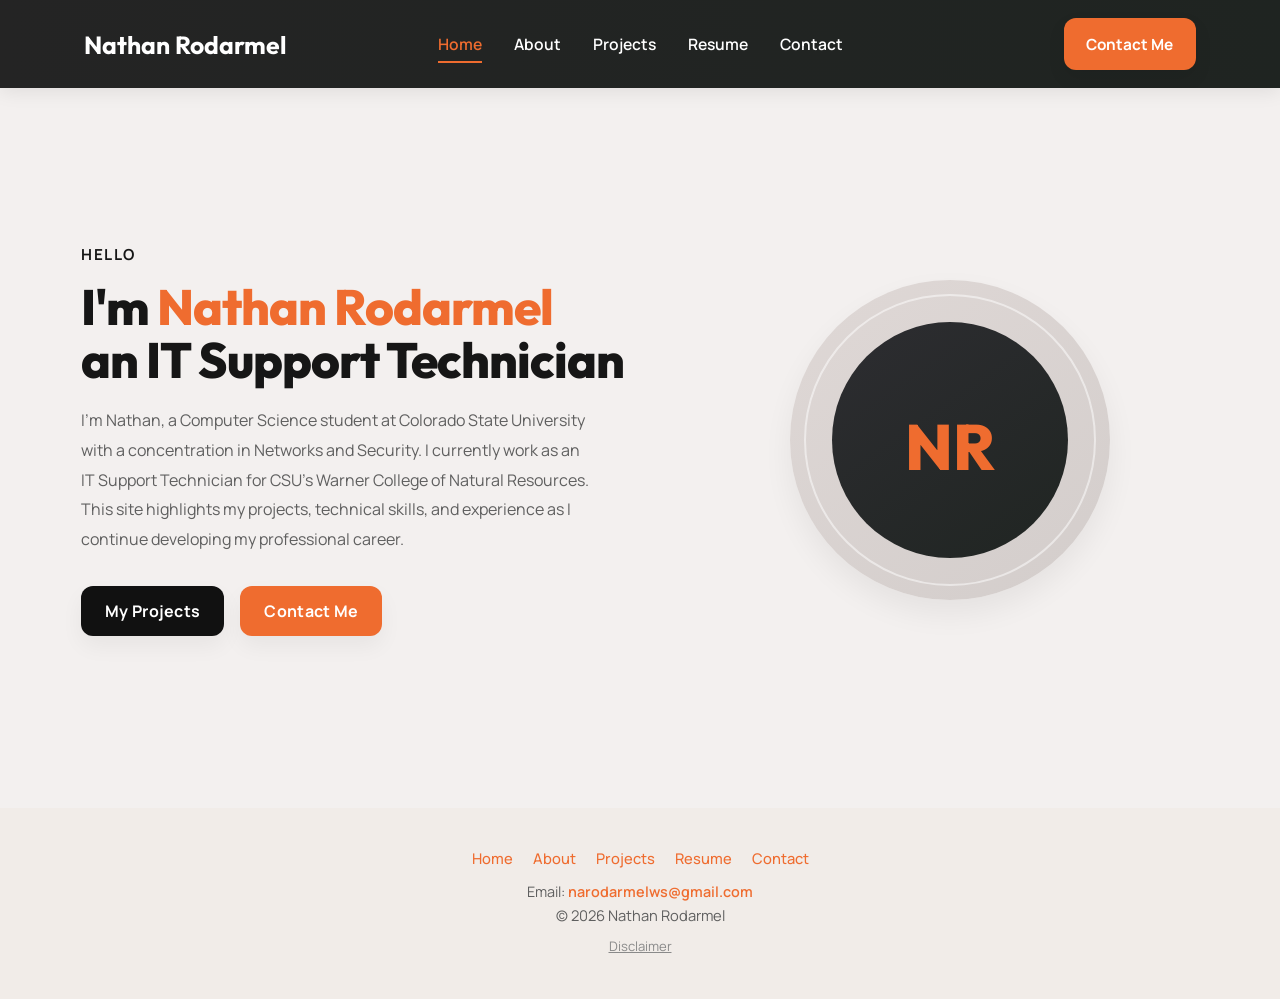
<file: index.html>
<!--
Name: Nathan Rodarmel
Course: JTC 372
Personal Portfolio Website Final Project
index.html
-->
<!DOCTYPE html>
<html lang="en">
<head>
    <meta charset="UTF-8">
    <meta name="viewport" content="width=device-width, initial-scale=1.0">
    <link rel="stylesheet" href="styles.css">
    <title>Nathan Rodarmel</title>
</head>
<body>

<nav>
    <div class="nav__content">
        <div class="logo"><a href="index.html">Nathan Rodarmel</a></div>

        <ul class="nav__links">
            <li><a class="active" href="index.html">Home</a></li>
            <li><a href="about.html">About</a></li>
            <li><a href="projects.html">Projects</a></li>
            <li><a href="resume.html">Resume</a></li>
            <li><a href="contact.html">Contact</a></li>
        </ul>

        <a class="nav__button" href="contact.html">Contact Me</a>
    </div>
</nav>

<section class="section">
    <div class="section__container">
        <div class="page-content">
            <p class="page-subtitle">HELLO</p>

            <h1 class="page-title">
                I'm <span>Nathan Rodarmel</span><br>
                an IT Support Technician
            </h1>

            <p class="page-description">
                I'm Nathan, a Computer Science student at Colorado State University with a
                concentration in Networks and Security. I currently work as an IT Support
                Technician for CSU's Warner College of Natural Resources. This site highlights
                my projects, technical skills, and experience as I continue developing my professional career.
            </p>

            <div class="action__btns">
                <button class="my_projects" onclick="window.location.href='projects.html'">My Projects</button>
                <button class="contact_me" onclick="window.location.href='contact.html'">Contact Me</button>
            </div>
        </div>

        <div class="profile-image">
            <div class="image-placeholder">
                <div class="image-placeholder__inner">
                    <span style="margin-top: 1.5rem;">NR</span>
                </div>
            </div>
        </div>
    </div>
</section>

<footer>
    <div class="footer-links">
        <a href="index.html">Home</a>
        <a href="about.html">About</a>
        <a href="projects.html">Projects</a>
        <a href="resume.html">Resume</a>
        <a href="contact.html">Contact</a>
    </div>

    <p class="footer-email">
        Email: <a href="mailto:narodarmelws@gmail.com">narodarmelws@gmail.com</a>
    </p>

    <p>© 2026 Nathan Rodarmel</p>

    <p class="disclaimer">
        <a href="disclaimer.html">Disclaimer</a>
    </p>
</footer>

</body>
</html>
</file>
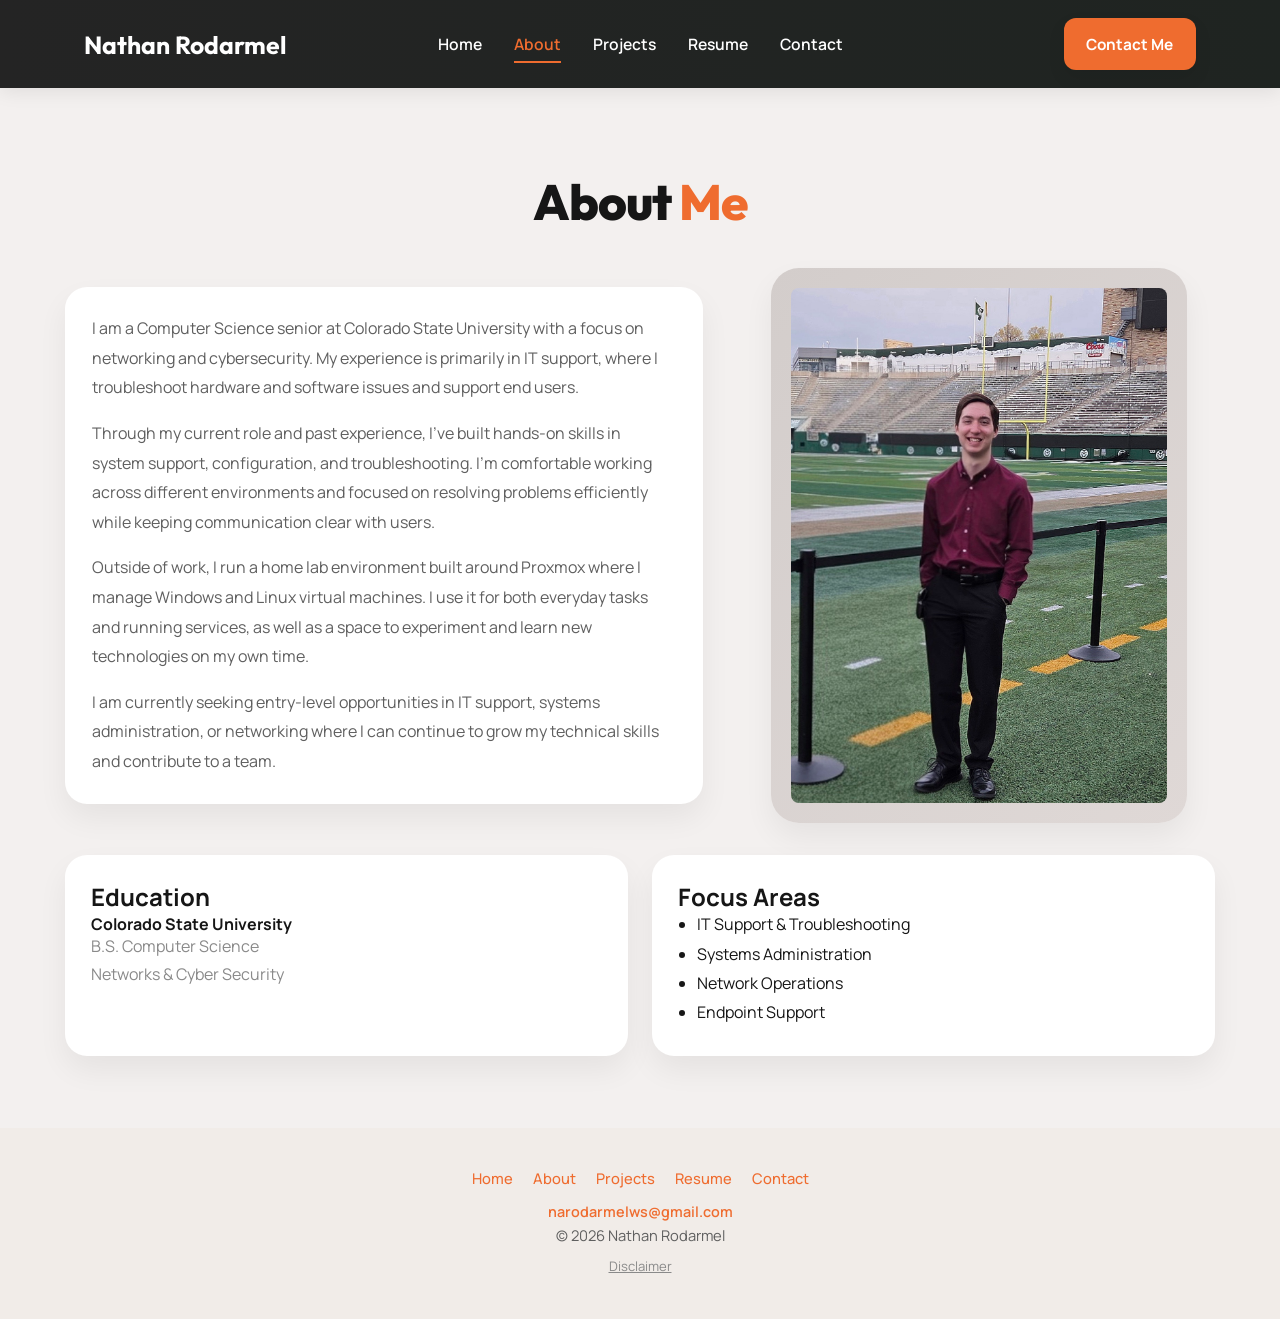
<file: about.html>
<!--
Name: Nathan Rodarmel
Course: JTC 372
Personal Portfolio Website Final Project
about.html
-->
<!DOCTYPE html>
<html lang="en">
<head>
    <meta charset="UTF-8">
    <meta name="viewport" content="width=device-width, initial-scale=1.0">
    <title>About | Nathan Rodarmel</title>
    <link rel="stylesheet" href="styles.css">
</head>
<body>

<nav>
    <div class="nav__content">
        <div class="logo"><a href="index.html">Nathan Rodarmel</a></div>

        <ul class="nav__links">
            <li><a href="index.html">Home</a></li>
            <li><a href="about.html" class="active">About</a></li>
            <li><a href="projects.html">Projects</a></li>
            <li><a href="resume.html">Resume</a></li>
            <li><a href="contact.html">Contact</a></li>
        </ul>

        <a href="contact.html" class="nav__button">Contact Me</a>
    </div>
</nav>

<section class="section secondary-page about-page">
    <div class="secondary-container">

        <div class="secondary-header">
            <h1 class="page-title">About <span>Me</span></h1>
        </div>

        <div class="secondary-layout">

            <!-- TEXT SIDE -->
            <div class="secondary-text">
                <div class="content-card">

                    <p>
                        I am a Computer Science senior at Colorado State University with a focus on
                        networking and cybersecurity. My experience is primarily in IT support,
                        where I troubleshoot hardware and software issues and support end users.
                    </p>

                    <p>
                        Through my current role and past experience, I’ve built hands-on skills in system support,
                        configuration, and troubleshooting. I’m comfortable working across different environments
                        and focused on resolving problems efficiently while keeping communication clear with users.
                    </p>

                    <p>
                        Outside of work, I run a home lab environment built around Proxmox where I manage
                        Windows and Linux virtual machines. I use it for both everyday tasks and running
                        services, as well as a space to experiment and learn new technologies on my own time.
                    </p>

                    <p>
                        I am currently seeking entry-level opportunities in IT support, systems
                        administration, or networking where I can continue to grow my technical
                        skills and contribute to a team.
                    </p>

                </div>
            </div>

            <!-- VISUAL SIDE -->
            <div class="secondary-visual">
                <img src="images/nr.jpg"
                     alt="Nathan Rodarmel"
                     class="profile-panel"
                     style="object-fit: cover; object-position: center 60%;"
                     onerror="this.style.display='none';">
            </div>

        </div>

        <div class="info-card-grid about-card-grid">

            <div class="info-card">
                <h2>Education</h2>
                <p><strong>Colorado State University</strong></p>
                <p class="card-subtext">B.S. Computer Science</p>
                <p class="card-subtext">Networks &amp; Cyber Security</p>
            </div>

            <div class="info-card">
                <h2>Focus Areas</h2>
                <ul class="page-list">
                    <li>IT Support &amp; Troubleshooting</li>
                    <li>Systems Administration</li>
                    <li>Network Operations</li>
                    <li>Endpoint Support</li>
                </ul>
            </div>

        </div>

    </div>
</section>

<footer>
    <div class="footer-links">
        <a href="index.html">Home</a>
        <a href="about.html">About</a>
        <a href="projects.html">Projects</a>
        <a href="resume.html">Resume</a>
        <a href="contact.html">Contact</a>
    </div>

    <p class="footer-email">
        <a href="mailto:narodarmelws@gmail.com">narodarmelws@gmail.com</a>
    </p>

    <p>© 2026 Nathan Rodarmel</p>

    <p class="disclaimer">
        <a href="disclaimer.html">Disclaimer</a>
    </p>
</footer>

</body>
</html>
</file>
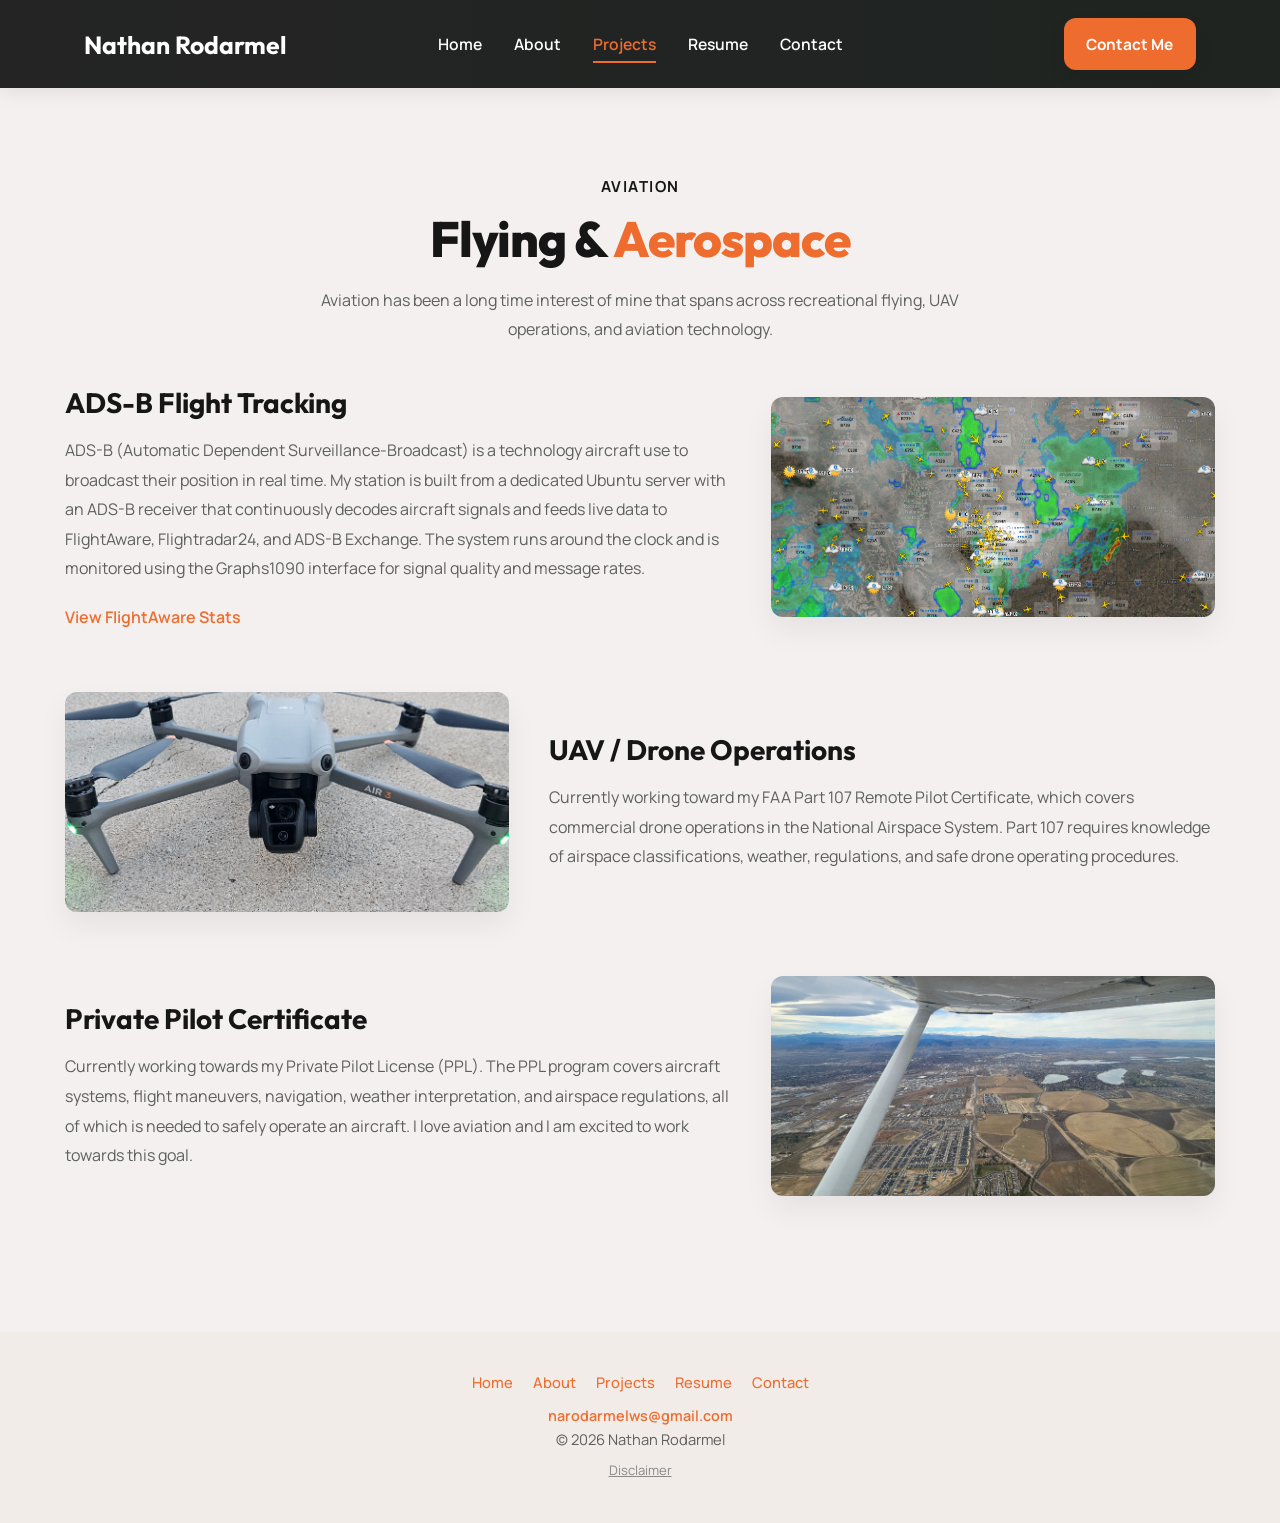
<file: adsb.html>
<!--
Name: Nathan Rodarmel
Course: JTC 372
Personal Portfolio Website Final Project
adsb.html
-->
<!DOCTYPE html>
<html lang="en">
<head>
    <meta charset="UTF-8">
    <meta name="viewport" content="width=device-width, initial-scale=1.0">
    <title>Aviation | Nathan Rodarmel</title>
    <link rel="stylesheet" href="styles.css">
</head>
<body>

<nav>
    <div class="nav__content">
        <div class="logo"><a href="index.html">Nathan Rodarmel</a></div>

        <ul class="nav__links">
            <li><a href="index.html">Home</a></li>
            <li><a href="about.html">About</a></li>
            <li><a href="projects.html" class="active">Projects</a></li>
            <li><a href="resume.html">Resume</a></li>
            <li><a href="contact.html">Contact</a></li>
        </ul>

        <a href="contact.html" class="nav__button">Contact Me</a>
    </div>
</nav>

<section class="section secondary-page">
    <div class="secondary-container">

        <div class="secondary-header">
            <p class="page-subtitle">AVIATION</p>
            <h1 class="page-title">Flying & <span>Aerospace</span></h1>
            <p class="page-description secondary-description secondary-description--wide">
                Aviation has been a long time interest of mine that spans across recreational flying,
                UAV operations, and aviation technology.
            </p>
        </div>

        <!-- Section 1: ADS-B -->
        <div class="course-project">
            <div class="course-text">
                <h2>ADS-B Flight Tracking</h2>
                <p>
                    ADS-B (Automatic Dependent Surveillance-Broadcast) is a technology aircraft use to
                    broadcast their position in real time. My station is built from a dedicated Ubuntu server
                    with an ADS-B receiver that continuously decodes aircraft signals and feeds live
                    data to FlightAware, Flightradar24, and ADS-B Exchange. The system runs around
                    the clock and is monitored using the Graphs1090 interface for signal quality and
                    message rates.
                </p>
                <br>
                <a href="https://www.flightaware.com/adsb/stats/user/narod#stats-252264"
                   target="_blank"
                   rel="noopener noreferrer"
                   aria-label="View FlightAware ADS-B statistics page"
                   style="color: var(--primary-color); font-weight: 600;">
                    View FlightAware Stats
                </a>
            </div>
            <div class="course-image">
                <img src="images/fr24nr.png"
                     alt="Screenshot of live ADS-B flight tracking map"
                     class="course-image-actual"
                     style="object-fit: cover; object-position: center;"
                     onerror="this.style.display='none'; this.nextElementSibling.style.display='flex';">
                <div class="course-image-placeholder" style="display:none;">ADS-B</div>
            </div>
        </div>

        <!-- Section 2: UAV -->
        <div class="course-project reverse">
            <div class="course-text">
                <h2>UAV / Drone Operations</h2>
                <p>
                    Currently working toward my FAA Part 107 Remote Pilot Certificate, which covers
                    commercial drone operations in the National Airspace System. Part 107 requires
                    knowledge of airspace classifications, weather, regulations, and safe drone
                    operating procedures.
                </p>
            </div>
            <div class="course-image">
                <img src="images/uav.jpg"
                     alt="UAV drone in flight"
                     class="course-image-actual"
                     style="object-fit: cover; object-position: center;"
                     onerror="this.style.display='none'; this.nextElementSibling.style.display='flex';">
                <div class="course-image-placeholder" style="display:none;">UAV</div>
            </div>
        </div>

        <!-- Section 3: PPL -->
        <div class="course-project">
            <div class="course-text">
                <h2>Private Pilot Certificate</h2>
                <p>
                    Currently working towards my Private Pilot License (PPL). The PPL program covers
                    aircraft systems, flight maneuvers, navigation, weather interpretation, and airspace
                    regulations, all of which is needed to safely operate an aircraft. I love aviation and
                    I am excited to work towards this goal.
                </p>
            </div>
            <div class="course-image">
                <img src="images/ppl.jpg"
                     alt="Small aircraft used for private pilot training"
                     class="course-image-actual"
                     style="object-fit: cover; object-position: center;"
                     onerror="this.style.display='none'; this.nextElementSibling.style.display='flex';">
                <div class="course-image-placeholder" style="display:none;">PPL</div>
            </div>
        </div>

    </div>
</section>

<footer>
    <div class="footer-links">
        <a href="index.html">Home</a>
        <a href="about.html">About</a>
        <a href="projects.html">Projects</a>
        <a href="resume.html">Resume</a>
        <a href="contact.html">Contact</a>
    </div>

    <p class="footer-email">
        <a href="mailto:narodarmelws@gmail.com">narodarmelws@gmail.com</a>
    </p>

    <p>© 2026 Nathan Rodarmel</p>

    <p class="disclaimer">
        <a href="disclaimer.html">Disclaimer</a>
    </p>
</footer>

</body>
</html>
</file>
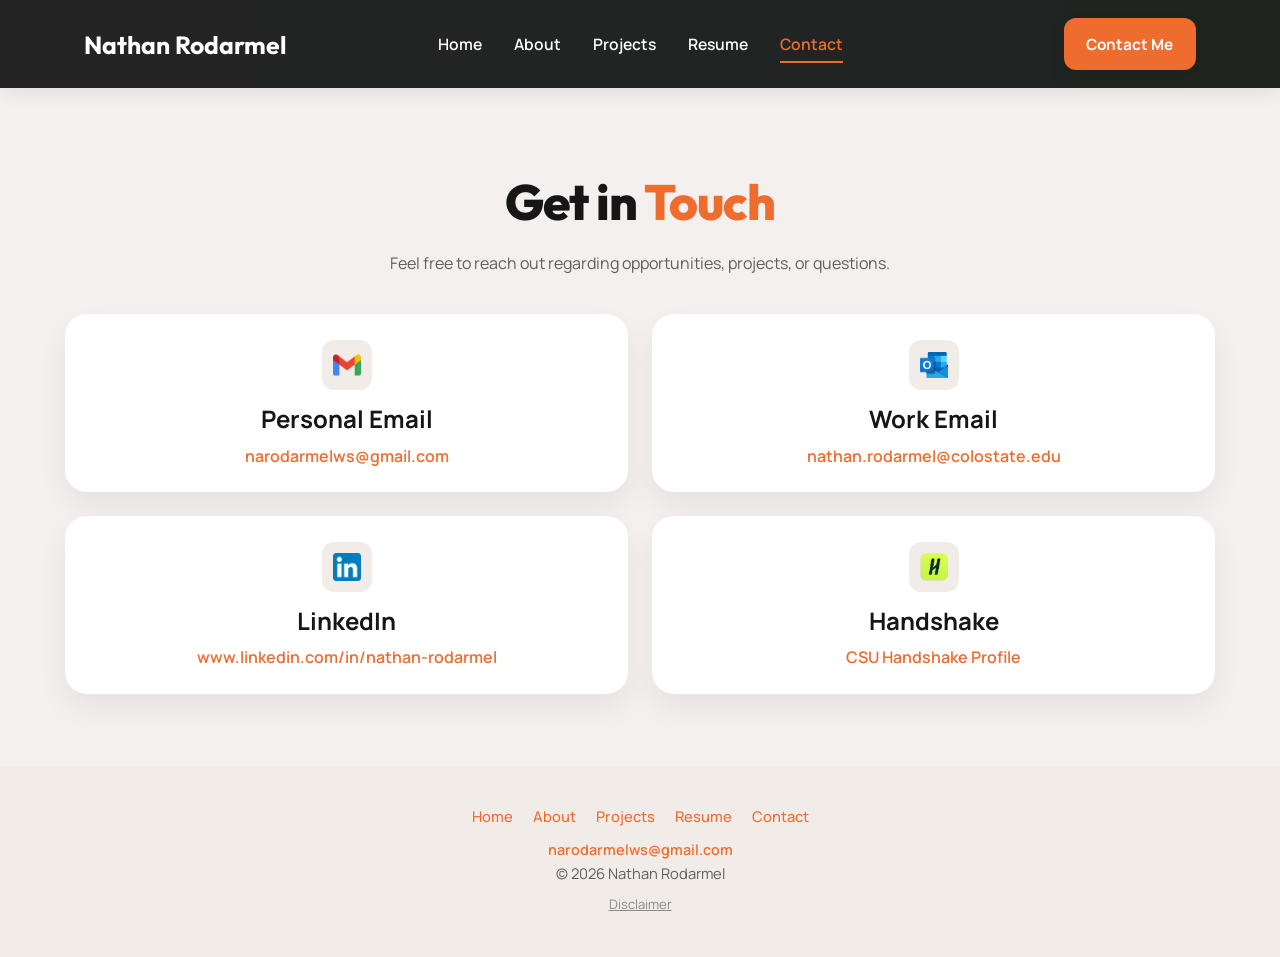
<file: contact.html>
<!--
Name: Nathan Rodarmel
Course: JTC 372
Personal Portfolio Website Final Project
contact.html
-->
<!DOCTYPE html>
<html lang="en">
<head>
    <meta charset="UTF-8">
    <meta name="viewport" content="width=device-width, initial-scale=1.0">
    <title>Contact | Nathan Rodarmel</title>
    <link rel="stylesheet" href="styles.css">
</head>
<body>

<!-- ========== Navigation ========== -->
<nav>
    <div class="nav__content">
        <div class="logo"><a href="index.html">Nathan Rodarmel</a></div>

        <ul class="nav__links">
            <li><a href="index.html">Home</a></li>
            <li><a href="about.html">About</a></li>
            <li><a href="projects.html">Projects</a></li>
            <li><a href="resume.html">Resume</a></li>
            <li><a href="contact.html" class="active">Contact</a></li>
        </ul>

        <a href="contact.html" class="nav__button">Contact Me</a>
    </div>
</nav>

<!-- ========== Contact Section ========== -->
<section class="section secondary-page contact-page">
    <div class="secondary-container">

        <!-- Page Header -->
        <div class="secondary-header">
            <h1 class="page-title">Get in <span>Touch</span></h1>
            <p class="page-description secondary-description secondary-description--wide">
                Feel free to reach out regarding opportunities, projects, or questions.
            </p>
        </div>

        <!-- Contact Cards Grid -->
        <div class="info-card-grid">

            <!-- Personal Email -->
            <div class="info-card">
                <div class="homelab-icon">
                    <img src="images/gmail.png" alt="Gmail logo">
                </div>
                <h2>Personal Email</h2>
                <p>
                    <a href="mailto:narodarmelws@gmail.com" aria-label="Send email to personal address">
                        narodarmelws@gmail.com
                    </a>
                </p>
            </div>

            <!-- Work Email -->
            <div class="info-card">
                <div class="homelab-icon">
                    <img src="images/microsoft-outlook.png" alt="Microsoft Outlook logo">
                </div>
                <h2>Work Email</h2>
                <p>
                    <a href="mailto:nathan.rodarmel@colostate.edu" aria-label="Send email to work address">
                        nathan.rodarmel@colostate.edu
                    </a>
                </p>
            </div>

            <!-- LinkedIn -->
            <div class="info-card">
                <div class="homelab-icon">
                    <img src="images/linkedin.png" alt="LinkedIn logo">
                </div>
                <h2>LinkedIn</h2>
                <p>
                    <a href="https://www.linkedin.com/in/nathan-rodarmel" target="_blank" rel="noopener noreferrer" aria-label="Visit LinkedIn profile">
                        www.linkedin.com/in/nathan-rodarmel
                    </a>
                </p>
            </div>

            <!-- Handshake -->
            <div class="info-card">
                <div class="homelab-icon">
                    <img src="images/handshake.png" alt="Handshake logo">
                </div>
                <h2>Handshake</h2>
                <p>
                    <a href="https://colostate.joinhandshake.com/profiles/heaeg3" target="_blank" rel="noopener noreferrer" aria-label="Visit Handshake profile">
                        CSU Handshake Profile
                    </a>
                </p>
            </div>

        </div>

    </div>
</section>

<!-- ========== Footer ========== -->
<footer>
    <div class="footer-links">
        <a href="index.html">Home</a>
        <a href="about.html">About</a>
        <a href="projects.html">Projects</a>
        <a href="resume.html">Resume</a>
        <a href="contact.html">Contact</a>
    </div>

    <p class="footer-email">
        <a href="mailto:narodarmelws@gmail.com">narodarmelws@gmail.com</a>
    </p>

    <p>© 2026 Nathan Rodarmel</p>

    <p class="disclaimer">
        <a href="disclaimer.html">Disclaimer</a>
    </p>
</footer>

</body>
</html>
</file>
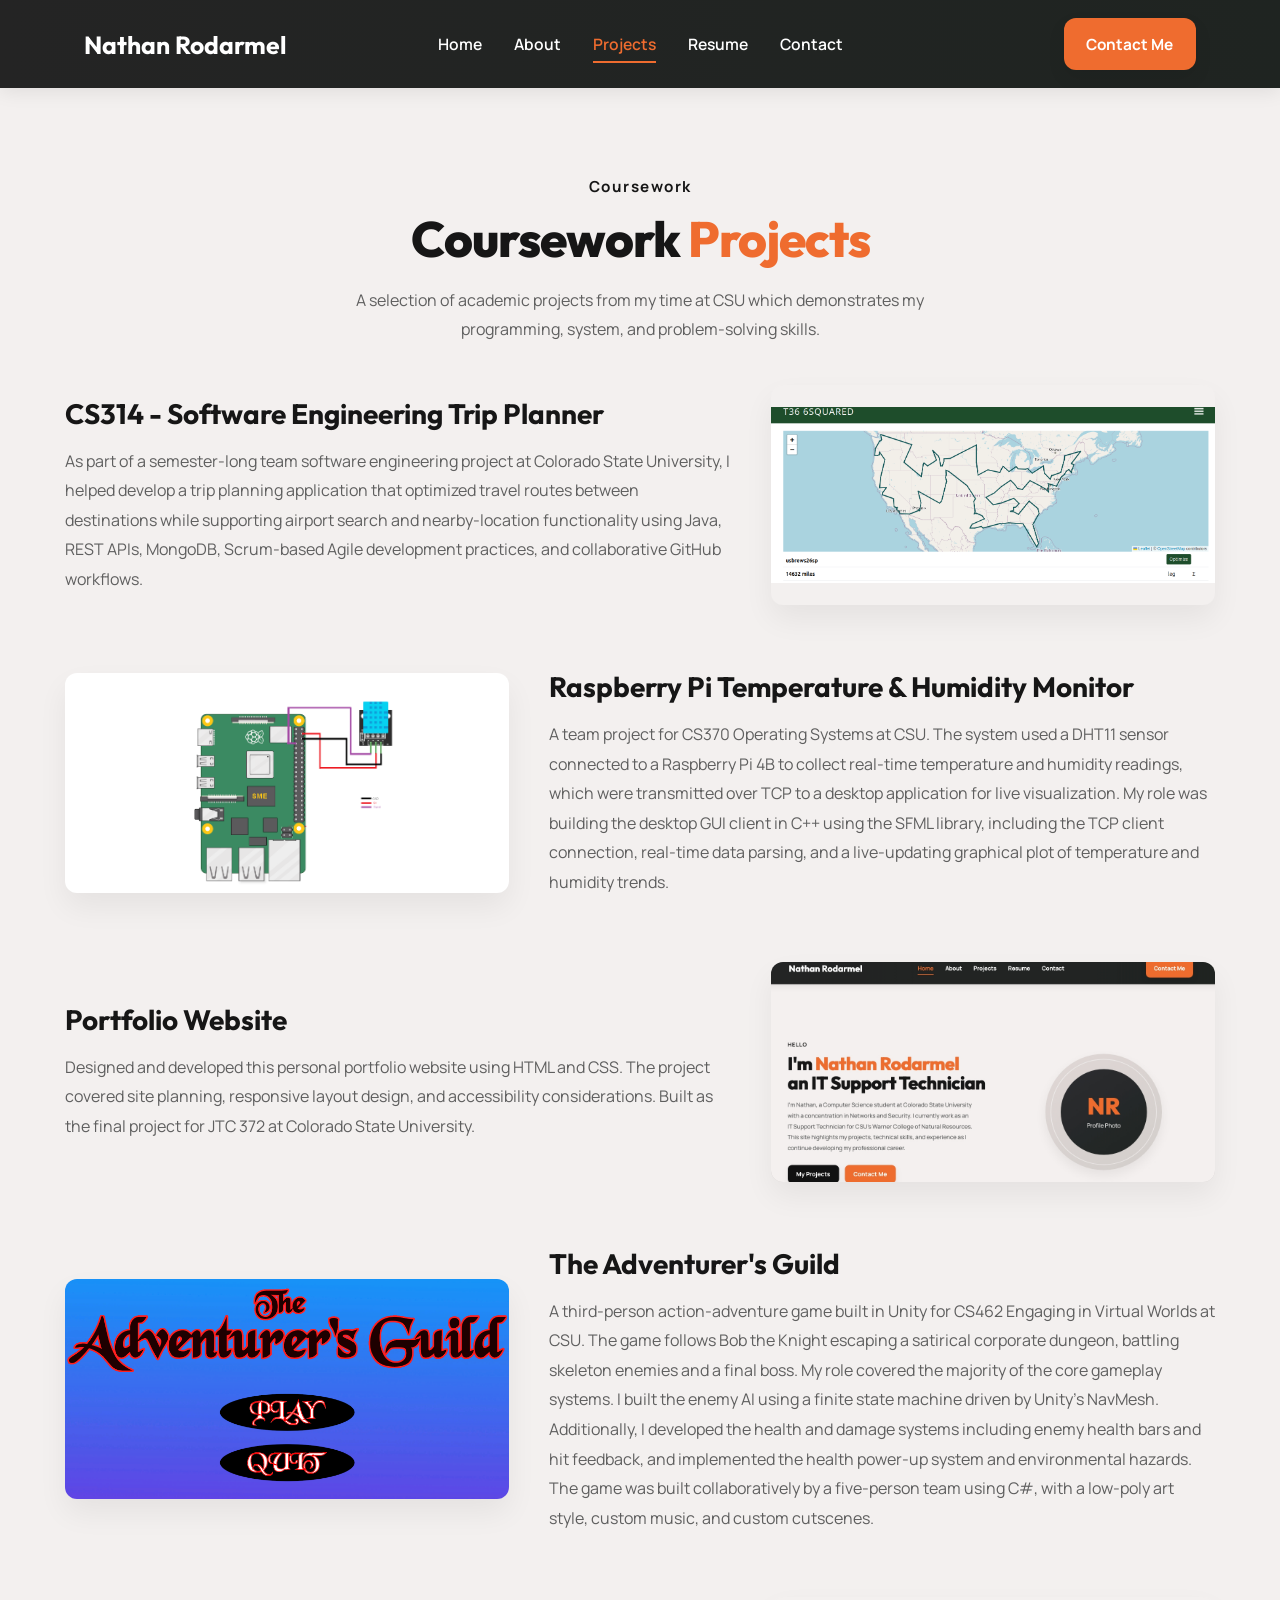
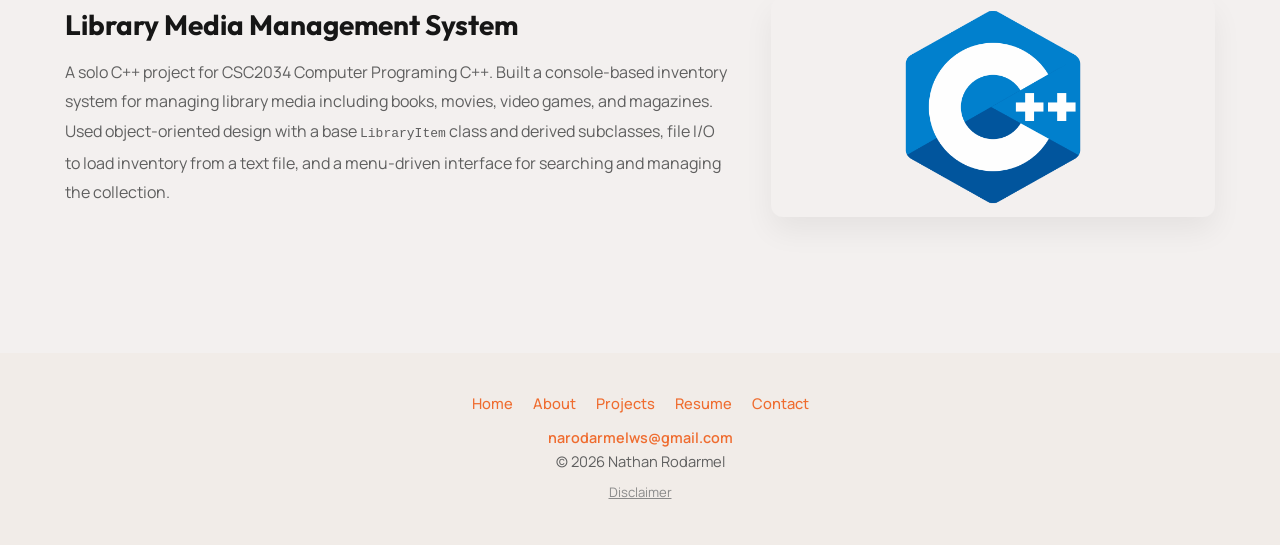
<file: coursework.html>
<!--
Name: Nathan Rodarmel
Course: JTC 372
Personal Portfolio Website Final Project
coursework.html
-->

<!DOCTYPE html>
<html lang="en">
<head>
    <meta charset="UTF-8">
    <meta name="viewport" content="width=device-width, initial-scale=1.0">
    <title>Coursework | Nathan Rodarmel</title>
    <link rel="stylesheet" href="styles.css">
</head>
<body>

<nav>
    <div class="nav__content">
        <div class="logo"><a href="index.html">Nathan Rodarmel</a></div>

        <ul class="nav__links">
            <li><a href="index.html">Home</a></li>
            <li><a href="about.html">About</a></li>
            <li><a href="projects.html" class="active">Projects</a></li>
            <li><a href="resume.html">Resume</a></li>
            <li><a href="contact.html">Contact</a></li>
        </ul>

        <a href="contact.html" class="nav__button">Contact Me</a>
    </div>
</nav>

<section class="section secondary-page coursework-page">
    <div class="secondary-container">

        <div class="secondary-header">
            <p class="page-subtitle">Coursework</p>
            <h1 class="page-title">Coursework <span>Projects</span></h1>
            <p class="page-description secondary-description secondary-description--wide">
                A selection of academic projects from my time at CSU which demonstrates my programming, system,
                and problem-solving skills.
            </p>
        </div>


        <!-- Slot 1: Software Engineering -->
        <div class="course-project">
            <div class="course-text">
                <h2>CS314 - Software Engineering Trip Planner</h2>
                <p>
                    As part of a semester-long team software engineering project at
                    Colorado State University, I helped develop a trip planning
                    application that optimized travel routes between destinations while
                    supporting airport search and nearby-location functionality using
                    Java, REST APIs, MongoDB, Scrum-based Agile development practices,
                    and collaborative GitHub workflows.
                </p>
            </div>
            <div class="course-image">
                <img src="images/cs314t36.png"
                     alt="CS314 trip planning application showing an optimized route map"
                     class="course-image-actual"
                     style="object-fit: contain; background-color: #f3f0ef;"
                     onerror="this.style.display='none'; this.nextElementSibling.style.display='flex';">
                <div class="course-image-placeholder" style="display:none;">Image</div>
            </div>
        </div>


        <!-- Slot 2: Raspberry Pi -->
        <div class="course-project reverse">
            <div class="course-text">
                <h2>Raspberry Pi Temperature & Humidity Monitor</h2>
                <p>
                    A team project for CS370 Operating Systems at CSU. The system used a DHT11 sensor
                    connected to a Raspberry Pi 4B to collect real-time temperature and humidity readings,
                    which were transmitted over TCP to a desktop application for live visualization.
                    My role was building the desktop GUI client in C++ using the SFML library, including
                    the TCP client connection, real-time data parsing, and a live-updating graphical plot
                    of temperature and humidity trends.
                </p>
            </div>
            <div class="course-image">
                <img src="images/dht11cs370.png"
                     alt="Raspberry Pi 4B wired to a DHT11 temperature and humidity sensor"
                     class="course-image-actual"
                     style="object-fit: contain; background-color: white;"
                     onerror="this.style.display='none'; this.nextElementSibling.style.display='flex';">
                <div class="course-image-placeholder" style="display:none;">Image</div>
            </div>
        </div>


        <!-- Slot 3: Portfolio Website -->
        <div class="course-project">
            <div class="course-text">
                <h2>Portfolio Website</h2>
                <p>
                    Designed and developed this personal portfolio website using HTML and CSS.
                    The project covered site planning, responsive layout design, and accessibility considerations.
                    Built as the final project for JTC 372 at Colorado State University.
                </p>
            </div>
            <div class="course-image">
                <img src="images/mywebsite.jpeg"
                     alt="Nathan Rodarmel personal portfolio website home page"
                     class="course-image-actual"
                     style="object-fit: cover; object-position: top;"
                     onerror="this.style.display='none'; this.nextElementSibling.style.display='flex';">
                <div class="course-image-placeholder" style="display:none;">Image</div>
            </div>
        </div>


        <!-- Slot 4: Adventurer's Guild -->
        <div class="course-project reverse">
            <div class="course-text">
                <h2>The Adventurer's Guild</h2>
                <p>
                    A third-person action-adventure game built in Unity for CS462 Engaging in Virtual Worlds
                    at CSU. The game follows Bob the Knight escaping a satirical corporate dungeon, battling
                    skeleton enemies and a final boss. My role covered the majority of the core gameplay
                    systems. I built the enemy AI using a finite state machine driven by Unity's NavMesh.
                    Additionally, I developed the health and damage systems including enemy health bars and hit
                    feedback, and implemented the health power-up system and environmental hazards. The game was
                    built collaboratively by a five-person team using C#, with a low-poly art style, custom music,
                    and custom cutscenes.
                </p>
            </div>
            <div class="course-image">
                <img src="images/advent.png"
                     alt="The Adventurer's Guild game title screen with Play and Quit buttons"
                     class="course-image-actual"
                     style="object-fit: cover; object-position: center;"
                     onerror="this.style.display='none'; this.nextElementSibling.style.display='flex';">
                <div class="course-image-placeholder" style="display:none;">Image</div>
            </div>
        </div>


        <!-- Slot 5: Library Management -->
        <div class="course-project">
            <div class="course-text">
                <h2>Library Media Management System</h2>
                <p>
                    A solo C++ project for CSC2034 Computer Programing C++. Built a console-based inventory
                    system for managing library media including books, movies, video games, and magazines.
                    Used object-oriented design with a base <code>LibraryItem</code> class and derived
                    subclasses, file I/O to load inventory from a text file, and a menu-driven interface
                    for searching and managing the collection.
                </p>
            </div>
            <div class="course-image">
                <img src="images/CPP.png"
                     alt="C++ logo"
                     class="course-image-actual"
                     style="object-fit: contain; background-color: #f3f0ef;"
                     onerror="this.style.display='none'; this.nextElementSibling.style.display='flex';">
                <div class="course-image-placeholder" style="display:none;">Image</div>
            </div>
        </div>

    </div>
</section>

<footer>
    <div class="footer-links">
        <a href="index.html">Home</a>
        <a href="about.html">About</a>
        <a href="projects.html">Projects</a>
        <a href="resume.html">Resume</a>
        <a href="contact.html">Contact</a>
    </div>

    <p class="footer-email">
        <a href="mailto:narodarmelws@gmail.com">narodarmelws@gmail.com</a>
    </p>

    <p>© 2026 Nathan Rodarmel</p>

    <p class="disclaimer">
        <a href="disclaimer.html">Disclaimer</a>
    </p>
</footer>

</body>
</html>
</file>
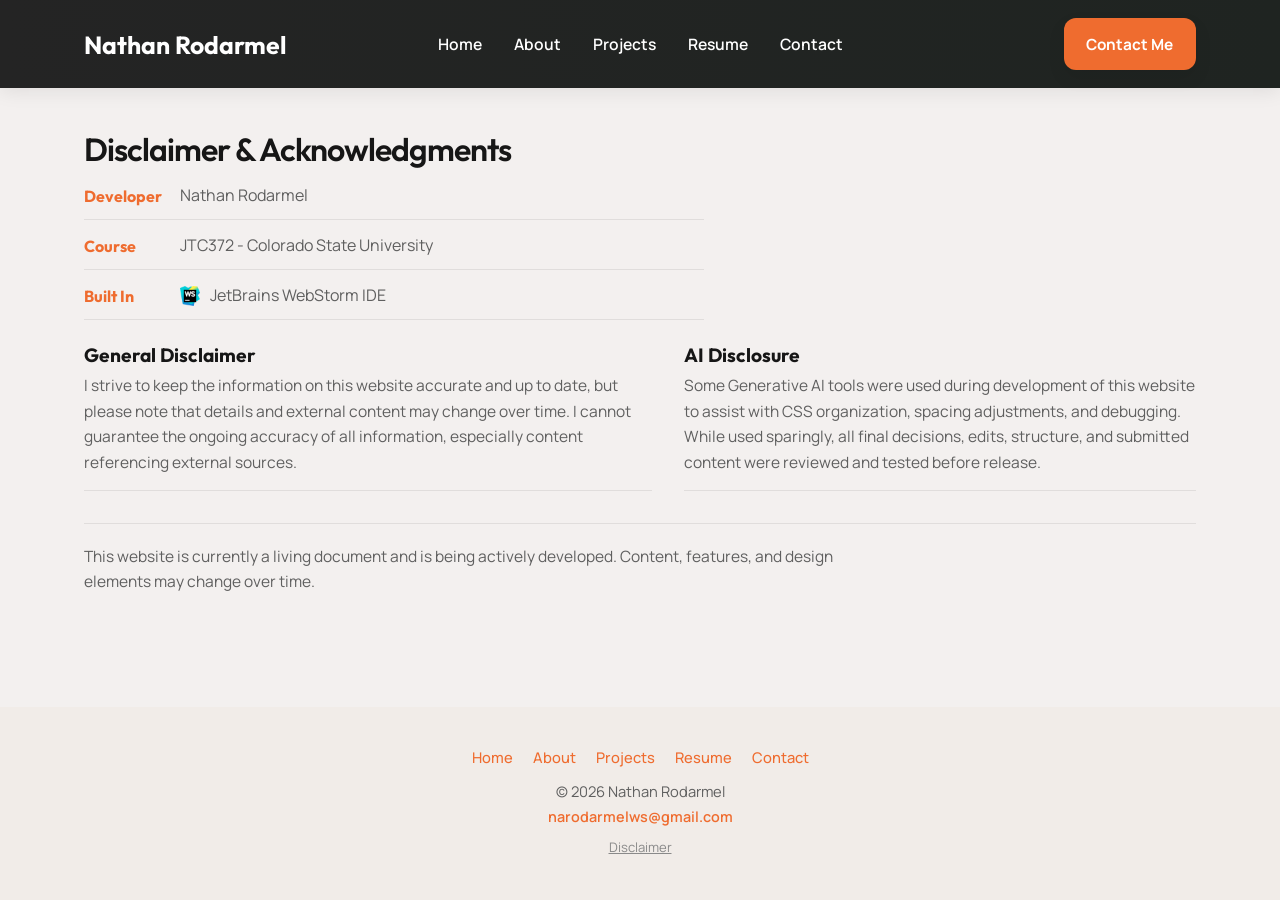
<file: disclaimer.html>
<!--
Name: Nathan Rodarmel
Course: JTC 372
Personal Portfolio Website Final Project
disclaimer.html
-->
<!DOCTYPE html>
<html lang="en">
<head>
    <meta charset="UTF-8" />
    <meta name="viewport" content="width=device-width, initial-scale=1.0" />
    <link rel="stylesheet" href="styles.css" />
    <title>Disclaimer | Nathan Rodarmel</title>
</head>
<body class="disclaimer-body">

<!-- Navigation -->
<nav>
    <div class="nav__content">
        <div class="logo"><a href="index.html">Nathan Rodarmel</a></div>

        <ul class="nav__links">
            <li><a href="index.html">Home</a></li>
            <li><a href="about.html">About</a></li>
            <li><a href="projects.html">Projects</a></li>
            <li><a href="resume.html">Resume</a></li>
            <li><a href="contact.html">Contact</a></li>
        </ul>

        <a href="contact.html" class="nav__button">Contact Me</a>
    </div>
</nav>

<!-- Disclaimer Section -->
<section class="section disclaimer-page">
    <div class="disclaimer-wrapper">

        <!-- Header -->
        <div class="disclaimer-header">
            <h1 class="page-title">Disclaimer & Acknowledgments</h1>

            <div class="project-facts">
                <div class="fact-item">
                    <span class="fact-label">Developer</span>
                    <span class="fact-value">Nathan Rodarmel</span>
                </div>

                <div class="fact-item">
                    <span class="fact-label">Course</span>
                    <span class="fact-value">JTC372 - Colorado State University</span>
                </div>

                <div class="fact-item">
                    <span class="fact-label">Built In</span>
                    <span class="fact-value">
                        <img src="images/WebStorm_Icon.png" alt="WebStorm" class="tool-logo" />
                        JetBrains WebStorm IDE
                    </span>
                </div>
            </div>
        </div>

        <!-- Two Column Layout -->
        <div class="disclaimer-columns">

            <!-- Left Column -->
            <div class="disclaimer-column">
                <div class="disclaimer-block">
                    <h2>General Disclaimer</h2>
                    <p>
                        I strive to keep the information on this website accurate and up to date,
                        but please note that details and external content may change over time.
                        I cannot guarantee the ongoing accuracy of all information, especially
                        content referencing external sources.
                    </p>
                </div>
            </div>

            <!-- Right Column -->
            <div class="disclaimer-column">
                <div class="disclaimer-block">
                    <h2>AI Disclosure</h2>
                    <p>
                        Some Generative AI tools were used during development of this website to assist with CSS organization,
                        spacing adjustments, and debugging. While used sparingly, all final decisions, edits, structure, and
                        submitted content were reviewed and tested before release.
                    </p>
                </div>
            </div>

        </div>

        <!-- Work in Progress Notice -->
        <div class="disclaimer-note">
            <p>
                This website is currently a living document and is being actively developed.
                Content, features, and design elements may change over time.
            </p>
        </div>

    </div>
</section>

<!-- Footer -->
<footer>
    <div class="footer-links">
        <a href="index.html">Home</a>
        <a href="about.html">About</a>
        <a href="projects.html">Projects</a>
        <a href="resume.html">Resume</a>
        <a href="contact.html">Contact</a>
    </div>

    <p>© 2026 Nathan Rodarmel</p>

    <p class="footer-email">
        <a href="mailto:narodarmelws@gmail.com">narodarmelws@gmail.com</a>
    </p>

    <p class="disclaimer">
        <a href="disclaimer.html">Disclaimer</a>
    </p>
</footer>

</body>
</html>
</file>
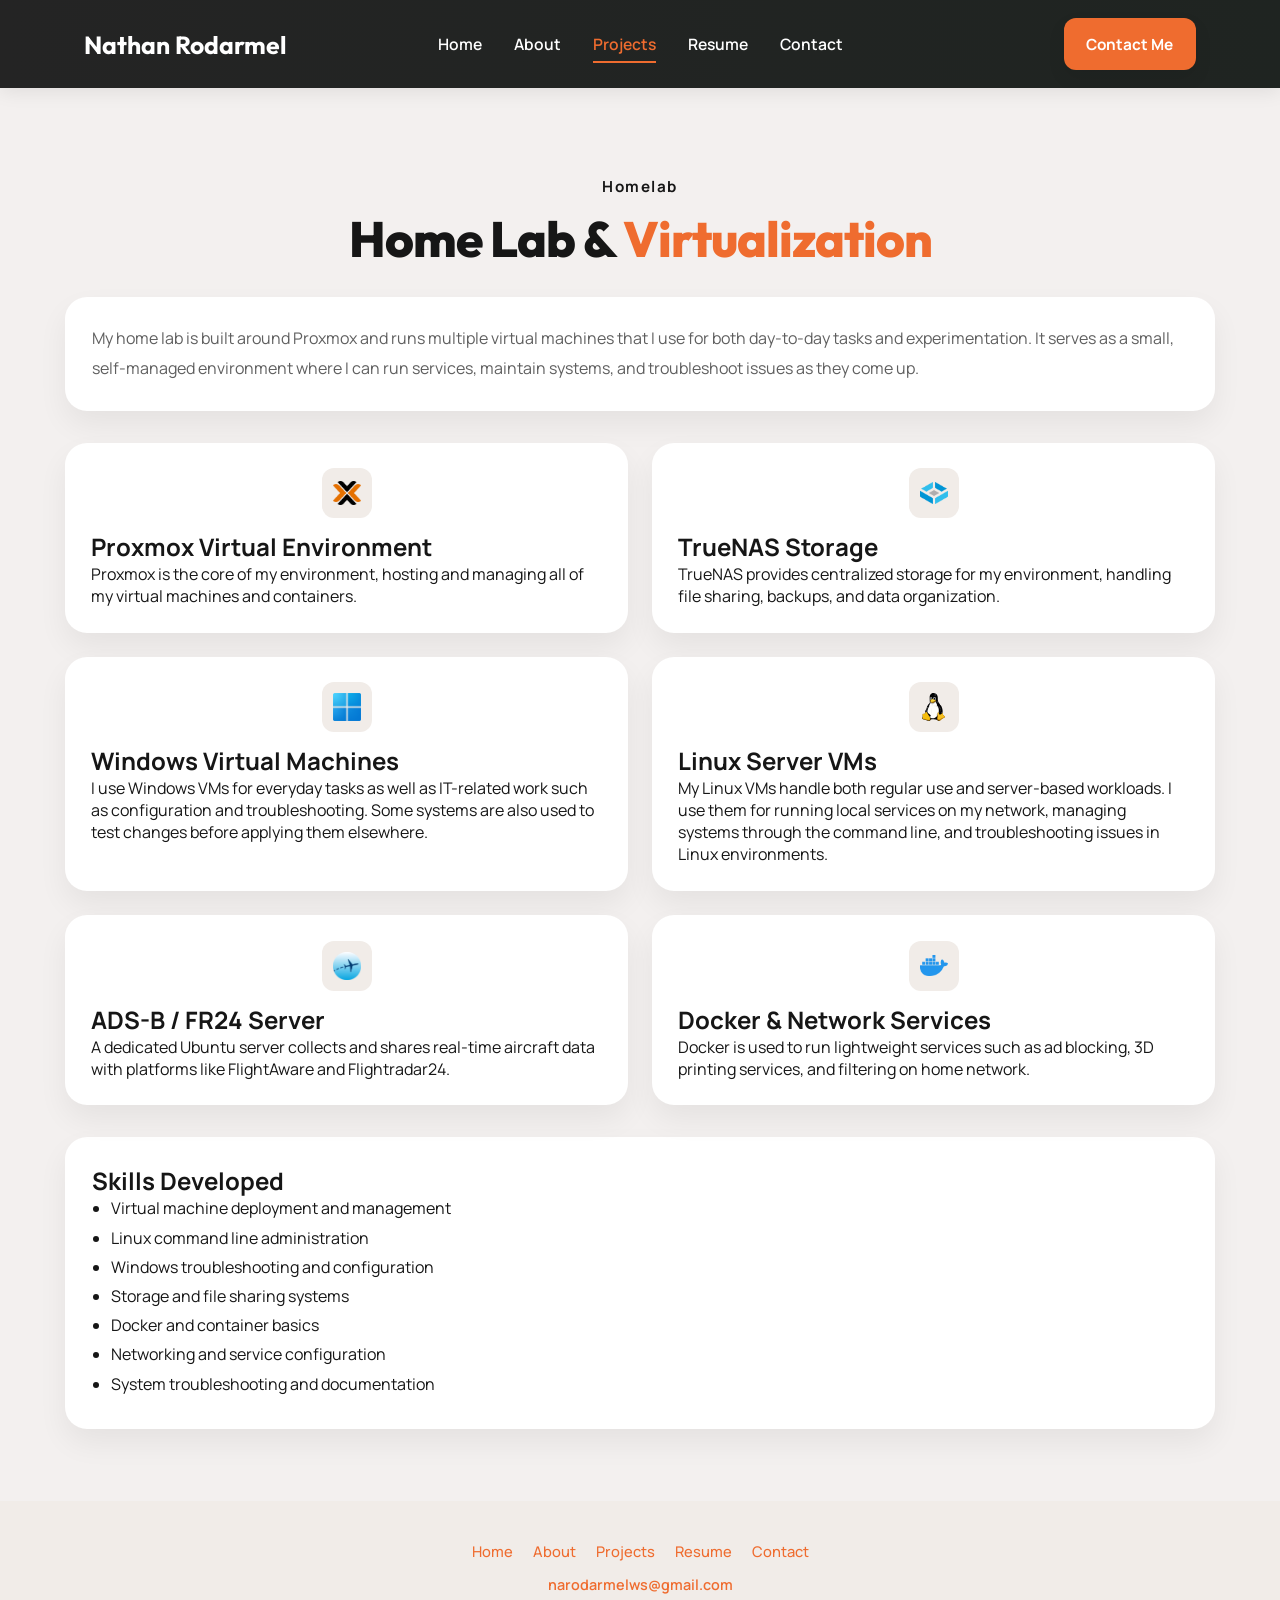
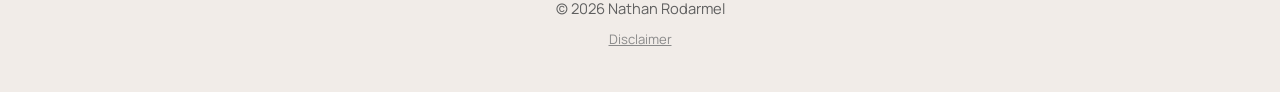
<file: homelab.html>
<!--
Name: Nathan Rodarmel
Course: JTC 372
Personal Portfolio Website Final Project
homelab.html
-->
<!DOCTYPE html>
<html lang="en">
<head>
    <meta charset="UTF-8">
    <meta name="viewport" content="width=device-width, initial-scale=1.0">
    <title>Home Lab | Nathan Rodarmel</title>
    <link rel="stylesheet" href="styles.css">
</head>
<body>

<!-- ========== Navigation ========== -->
<nav>
    <div class="nav__content">
        <div class="logo"><a href="index.html">Nathan Rodarmel</a></div>

        <ul class="nav__links">
            <li><a href="index.html">Home</a></li>
            <li><a href="about.html">About</a></li>
            <li><a href="projects.html" class="active">Projects</a></li>
            <li><a href="resume.html">Resume</a></li>
            <li><a href="contact.html">Contact</a></li>
        </ul>

        <a href="contact.html" class="nav__button">Contact Me</a>
    </div>
</nav>

<!-- ========== Home Lab Section ========== -->
<section class="section secondary-page homelab-page">
    <div class="secondary-container">

        <!-- Page Header -->
        <div class="secondary-header">
            <p class="page-subtitle">Homelab</p>
            <h1 class="page-title">Home Lab & <span>Virtualization</span></h1>
        </div>

        <!-- Overview Card -->
        <div class="content-card">
            <p>
                My home lab is built around Proxmox and runs multiple virtual machines that I use for both day-to-day tasks
                and experimentation. It serves as a small, self-managed environment where I can run services, maintain systems,
                and troubleshoot issues as they come up.
            </p>
        </div>

        <!-- Infrastructure Cards Grid -->
        <div class="info-card-grid homelab-grid">

            <!-- Proxmox -->
            <div class="info-card">
                <div class="homelab-icon">
                    <img src="images/proxmox.png" alt="Proxmox logo">
                </div>
                <h2>Proxmox Virtual Environment</h2>
                <p>
                    Proxmox is the core of my environment, hosting and managing all of my virtual machines and containers.
                </p>
            </div>

            <!-- TrueNAS -->
            <div class="info-card">
                <div class="homelab-icon">
                    <img src="images/truenas-core.png" alt="TrueNAS logo">
                </div>
                <h2>TrueNAS Storage</h2>
                <p>
                    TrueNAS provides centralized storage for my environment, handling file sharing,
                    backups, and data organization.
                </p>
            </div>

            <!-- Windows VMs -->
            <div class="info-card">
                <div class="homelab-icon">
                    <img src="images/windows-11.png" alt="Windows 11 logo">
                </div>
                <h2>Windows Virtual Machines</h2>
                <p>
                    I use Windows VMs for everyday tasks as well as IT-related work such as configuration and
                    troubleshooting. Some systems are also used to test changes before
                    applying them elsewhere.
                </p>
            </div>

            <!-- Linux VMs -->
            <div class="info-card">
                <div class="homelab-icon">
                    <img src="images/linux.svg" alt="Linux logo">
                </div>
                <h2>Linux Server VMs</h2>
                <p>
                    My Linux VMs handle both regular use and server-based workloads. I use them for running local
                    services on my network, managing systems through the command line, and troubleshooting issues
                    in Linux environments.
                </p>
            </div>

            <!-- ADS-B Server -->
            <div class="info-card">
                <div class="homelab-icon">
                    <img src="images/flightaware.png" alt="FlightAware logo">
                </div>
                <h2>ADS-B / FR24 Server</h2>
                <p>
                    A dedicated Ubuntu server collects and shares real-time aircraft data with platforms like
                    FlightAware and Flightradar24.
                </p>
            </div>

            <!-- Docker -->
            <div class="info-card">
                <div class="homelab-icon">
                    <img src="images/docker.png" alt="Docker logo">
                </div>
                <h2>Docker & Network Services</h2>
                <p>
                    Docker is used to run lightweight services such as ad blocking, 3D printing services, and filtering on home network.
                </p>
            </div>

        </div>

        <!-- Skills Developed Card -->
        <div class="content-card homelab-skills">
            <h2>Skills Developed</h2>
            <ul class="page-list">
                <li>Virtual machine deployment and management</li>
                <li>Linux command line administration</li>
                <li>Windows troubleshooting and configuration</li>
                <li>Storage and file sharing systems</li>
                <li>Docker and container basics</li>
                <li>Networking and service configuration</li>
                <li>System troubleshooting and documentation</li>
            </ul>
        </div>

    </div>
</section>

<!-- ========== Footer ========== -->
<footer>
    <div class="footer-links">
        <a href="index.html">Home</a>
        <a href="about.html">About</a>
        <a href="projects.html">Projects</a>
        <a href="resume.html">Resume</a>
        <a href="contact.html">Contact</a>
    </div>

    <p class="footer-email">
        <a href="mailto:narodarmelws@gmail.com">narodarmelws@gmail.com</a>
    </p>

    <p>© 2026 Nathan Rodarmel</p>

    <p class="disclaimer">
        <a href="disclaimer.html">Disclaimer</a>
    </p>
</footer>

</body>
</html>
</file>
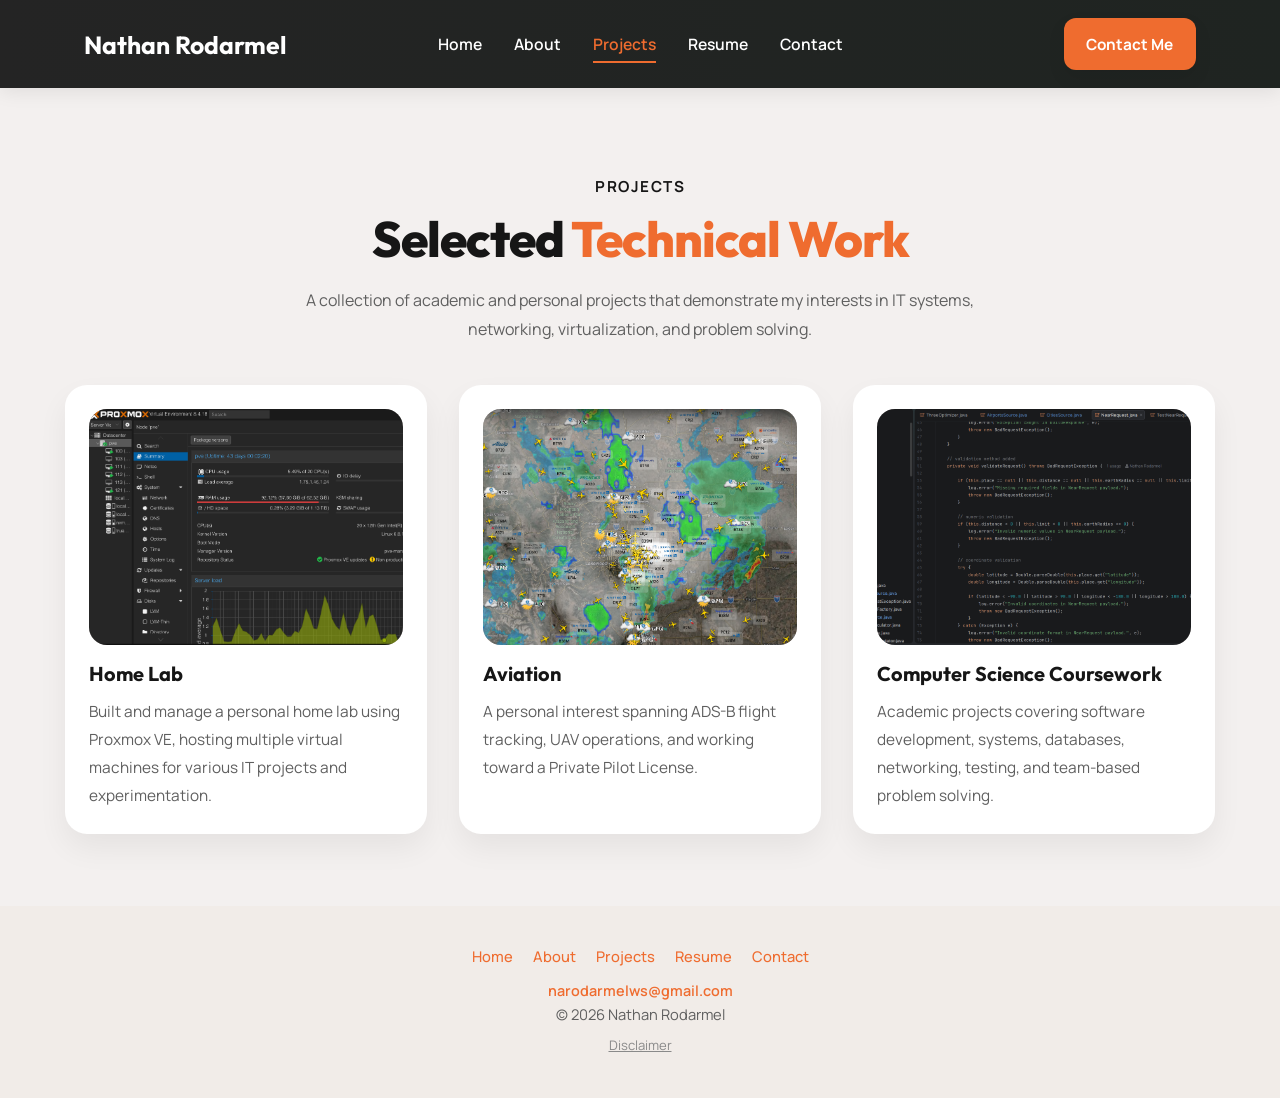
<file: projects.html>
<!--
Name: Nathan Rodarmel
Course: JTC 372
Personal Portfolio Website Final Project
projects.html
-->
<!DOCTYPE html>
<html lang="en">
<head>
    <meta charset="UTF-8">
    <meta name="viewport" content="width=device-width, initial-scale=1.0">
    <title>Projects | Nathan Rodarmel</title>
    <link rel="stylesheet" href="styles.css">
</head>
<body>

<!-- ========== Navigation ========== -->
<nav>
    <div class="nav__content">
        <div class="logo"><a href="index.html">Nathan Rodarmel</a></div>

        <ul class="nav__links">
            <li><a href="index.html">Home</a></li>
            <li><a href="about.html">About</a></li>
            <li><a href="projects.html" class="active">Projects</a></li>
            <li><a href="resume.html">Resume</a></li>
            <li><a href="contact.html">Contact</a></li>
        </ul>

        <a href="contact.html" class="nav__button">Contact Me</a>
    </div>
</nav>

<!-- ========== Projects Section ========== -->
<section class="section secondary-page projects-page">
    <div class="secondary-container">

        <!-- Page Header -->
        <div class="secondary-header">
            <p class="page-subtitle">PROJECTS</p>
            <h1 class="page-title">Selected <span>Technical Work</span></h1>
            <p class="page-description secondary-description secondary-description--wide">
                A collection of academic and personal projects that demonstrate my
                interests in IT systems, networking, virtualization, and problem solving.
            </p>
        </div>

        <!-- Project Cards Grid -->
        <div class="project-card-grid">

            <!-- Card 1: Home Lab -->
            <a href="homelab.html" class="project-link" aria-label="View Home Lab project">
                <article class="project-card-new">
                    <div class="project-image-wrapper">
                        <img src="images/proxmoxve.png"
                             alt="Proxmox dashboard showing virtual machines in a home lab environment"
                             class="project-image"
                             style="object-position: left center;"
                             onerror="this.style.display='none';">

                        <div class="project-image-placeholder-new">Home Lab</div>
                    </div>
                    <h2>Home Lab</h2>
                    <p>
                        Built and manage a personal home lab using Proxmox VE, hosting multiple virtual machines for various IT projects and experimentation.
                    </p>
                </article>
            </a>

            <!-- Card 2: Aviation -->
            <a href="adsb.html" class="project-link" aria-label="View Aviation page">
                <article class="project-card-new">
                    <div class="project-image-wrapper">
                        <img src="images/fr24nr.png"
                             alt="Flight tracking map showing live ADS-B data"
                             class="project-image"
                             onerror="this.style.display='none';">

                        <div class="project-image-placeholder-new">Aviation</div>
                    </div>
                    <h2>Aviation</h2>
                    <p>
                        A personal interest spanning ADS-B flight tracking, UAV operations,
                        and working toward a Private Pilot License.
                    </p>
                </article>
            </a>

            <!-- Card 3: Coursework -->
            <a href="coursework.html" class="project-link" aria-label="View Computer Science Coursework projects">
                <article class="project-card-new">
                    <div class="project-image-wrapper">
                        <img src="images/projects.png"
                             alt="Java code from CS314 software engineering project"
                             class="project-image"
                             onerror="this.style.display='none';">

                        <div class="project-image-placeholder-new">Coursework</div>
                    </div>
                    <h2>Computer Science Coursework</h2>
                    <p>
                        Academic projects covering software development, systems, databases,
                        networking, testing, and team-based problem solving.
                    </p>
                </article>
            </a>

        </div>

    </div>
</section>

<!-- ========== Footer ========== -->
<footer>
    <div class="footer-links">
        <a href="index.html">Home</a>
        <a href="about.html">About</a>
        <a href="projects.html">Projects</a>
        <a href="resume.html">Resume</a>
        <a href="contact.html">Contact</a>
    </div>

    <p class="footer-email">
        <a href="mailto:narodarmelws@gmail.com">narodarmelws@gmail.com</a>
    </p>

    <p>© 2026 Nathan Rodarmel</p>

    <p class="disclaimer">
        <a href="disclaimer.html">Disclaimer</a>
    </p>
</footer>

</body>
</html>
</file>
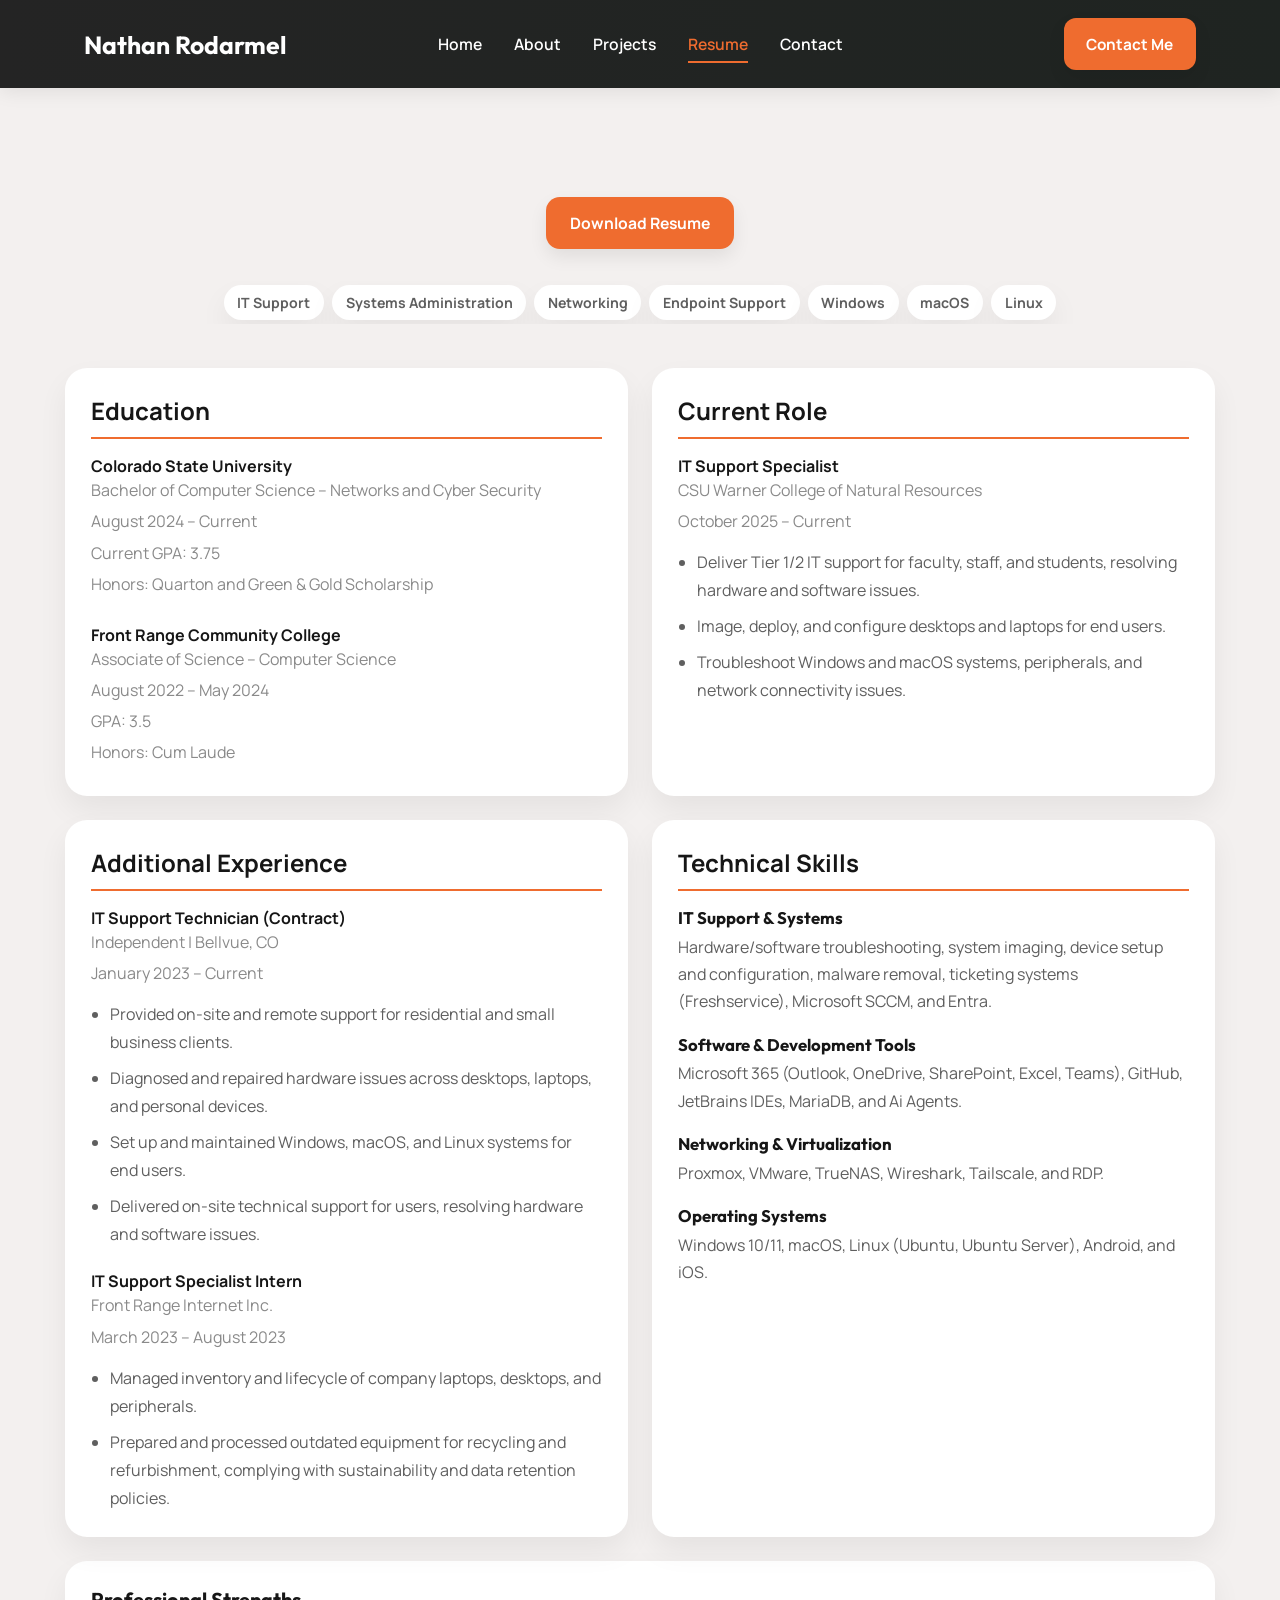
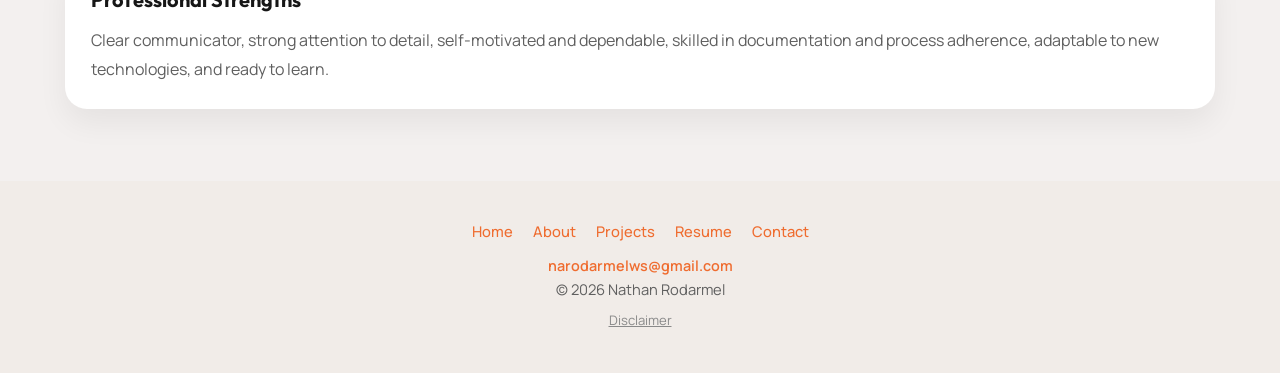
<file: resume.html>
<!--
Name: Nathan Rodarmel
Course: JTC 372
Personal Portfolio Website Final Project
resume.html
-->
<!DOCTYPE html>
<html lang="en">
<head>
    <meta charset="UTF-8">
    <meta name="viewport" content="width=device-width, initial-scale=1.0">
    <title>Resume | Nathan Rodarmel</title>
    <link rel="stylesheet" href="styles.css">
</head>
<body>

<!-- ========== Navigation ========== -->
<nav>
    <div class="nav__content">
        <div class="logo"><a href="index.html">Nathan Rodarmel</a></div>

        <ul class="nav__links">
            <li><a href="index.html">Home</a></li>
            <li><a href="about.html">About</a></li>
            <li><a href="projects.html">Projects</a></li>
            <li><a href="resume.html" class="active">Resume</a></li>
            <li><a href="contact.html">Contact</a></li>
        </ul>

        <a href="contact.html" class="nav__button">Contact Me</a>
    </div>
</nav>

<!-- ========== Resume Section ========== -->
<section class="section secondary-page resume-page">
    <div class="secondary-container">

        <!-- Hero: Download Button + Skill Tags -->
        <div class="secondary-header resume-hero">
            <h1 class="page-title"></h1> <!-- Purposely No title here -->

            <!-- PDF Download -->
            <div class="resume-hero__actions">
                <a href="images/N Rodarmel Resume.pdf" class="resume-download-button" target="_blank">
                    Download Resume
                </a>
            </div>

            <!-- Skill Pill Tags -->
            <div class="resume-tag-row">
                <span class="resume-tag-pill">IT Support</span>
                <span class="resume-tag-pill">Systems Administration</span>
                <span class="resume-tag-pill">Networking</span>
                <span class="resume-tag-pill">Endpoint Support</span>
                <span class="resume-tag-pill">Windows</span>
                <span class="resume-tag-pill">macOS</span>
                <span class="resume-tag-pill">Linux</span>
            </div>
        </div>

        <!-- Resume Cards Grid -->
        <div class="info-card-grid">

            <!-- Education -->
            <div class="info-card">
                <h2>Education</h2>

                <p><strong>Colorado State University</strong></p>
                <p class="card-subtext">Bachelor of Computer Science – Networks and Cyber Security</p>
                <p class="card-subtext">August 2024 – Current</p>
                <p class="card-subtext">Current GPA: 3.75</p>
                <p class="card-subtext">Honors: Quarton and Green &amp; Gold Scholarship</p>

                <br>

                <p><strong>Front Range Community College</strong></p>
                <p class="card-subtext">Associate of Science – Computer Science</p>
                <p class="card-subtext">August 2022 – May 2024</p>
                <p class="card-subtext">GPA: 3.5</p>
                <p class="card-subtext">Honors: Cum Laude</p>
            </div>

            <!-- Current Role -->
            <div class="info-card">
                <h2>Current Role</h2>

                <p><strong>IT Support Specialist</strong></p>
                <p class="card-subtext">CSU Warner College of Natural Resources</p>
                <p class="card-subtext">October 2025 – Current</p>

                <ul class="page-list">
                    <li>Deliver Tier 1/2 IT support for faculty, staff, and students, resolving hardware and software issues.</li>
                    <li>Image, deploy, and configure desktops and laptops for end users.</li>
                    <li>Troubleshoot Windows and macOS systems, peripherals, and network connectivity issues.</li>
                </ul>
            </div>

            <!-- Additional Experience -->
            <div class="info-card">
                <h2>Additional Experience</h2>

                <p><strong>IT Support Technician (Contract)</strong></p>
                <p class="card-subtext">Independent | Bellvue, CO</p>
                <p class="card-subtext">January 2023 – Current</p>

                <ul class="page-list">
                    <li>Provided on-site and remote support for residential and small business clients.</li>
                    <li>Diagnosed and repaired hardware issues across desktops, laptops, and personal devices.</li>
                    <li>Set up and maintained Windows, macOS, and Linux systems for end users.</li>
                    <li>Delivered on-site technical support for users, resolving hardware and software issues.</li>
                </ul>

                <br>

                <p><strong>IT Support Specialist Intern</strong></p>
                <p class="card-subtext">Front Range Internet Inc.</p>
                <p class="card-subtext">March 2023 – August 2023</p>

                <ul class="page-list">
                    <li>Managed inventory and lifecycle of company laptops, desktops, and peripherals.</li>
                    <li>Prepared and processed outdated equipment for recycling and refurbishment, complying with sustainability and data retention policies.</li>
                </ul>
            </div>

            <!-- Technical Skills -->
            <div class="info-card">
                <h2>Technical Skills</h2>

                <div class="resume-skill-group">
                    <h3>IT Support &amp; Systems</h3>
                    <p>
                        Hardware/software troubleshooting, system imaging, device setup and configuration,
                        malware removal, ticketing systems (Freshservice), Microsoft SCCM, and Entra.
                    </p>
                </div>

                <div class="resume-skill-group">
                    <h3>Software &amp; Development Tools</h3>
                    <p>
                        Microsoft 365 (Outlook, OneDrive, SharePoint, Excel, Teams), GitHub,
                        JetBrains IDEs, MariaDB, and Ai Agents.
                    </p>
                </div>

                <div class="resume-skill-group">
                    <h3>Networking &amp; Virtualization</h3>
                    <p>
                        Proxmox, VMware, TrueNAS, Wireshark, Tailscale, and RDP.
                    </p>
                </div>

                <div class="resume-skill-group">
                    <h3>Operating Systems</h3>
                    <p>
                        Windows 10/11, macOS, Linux (Ubuntu, Ubuntu Server), Android, and iOS.
                    </p>
                </div>
            </div>

        </div>

        <!-- Professional Strengths -->
        <div class="resume-note-card">
            <h2>Professional Strengths</h2>
            <p>
                Clear communicator, strong attention to detail, self-motivated and dependable,
                skilled in documentation and process adherence, adaptable to new technologies,
                and ready to learn.
            </p>
        </div>

    </div>
</section>

<!-- ========== Footer ========== -->
<footer>
    <div class="footer-links">
        <a href="index.html">Home</a>
        <a href="about.html">About</a>
        <a href="projects.html">Projects</a>
        <a href="resume.html">Resume</a>
        <a href="contact.html">Contact</a>
    </div>

    <p class="footer-email">
        <a href="mailto:narodarmelws@gmail.com">narodarmelws@gmail.com</a>
    </p>

    <p>© 2026 Nathan Rodarmel</p>

    <p class="disclaimer">
        <a href="disclaimer.html">Disclaimer</a>
    </p>
</footer>

</body>
</html>
</file>
<file: styles.css>
/* Name: Nathan Rodarmel
Course: JTC 372
Personal Portfolio Website Final Project
styles.css

Notice: Some of this file has been organized with the use of Gen AI Tools*/
@import url("https://fonts.googleapis.com/css2?family=Outfit:wght@400;500;600;700;800&family=Manrope:wght@400;500;600&display=swap");

/* ========================================================= */
/* CSS Variables                                              */
/* Colors, shadows, and sizing used across the entire site   */
/* ========================================================= */

:root {
    --primary-color: #ef6c2f;
    --primary-color-dark: #d85b22;
    --secondary-color: #676767;

    --text-color-dark: #161616;
    --text-color-medium: #5f5f5f;
    --text-color-light: #8a8a8a;

    --page-background-color: #f3f0ef;
    --footer-background-color: #f1ece8;
    --card-background-color: #ffffff;

    --placeholder-background-light: #dfd8d6;
    --placeholder-background-dark: #d3cdcb;

    --navigation-background-dark: #242424;
    --navigation-background-dark-alt: #1f2421;

    --maximum-content-width: 1150px;
    --soft-box-shadow: 0 14px 30px rgba(0, 0, 0, 0.06);
}

/* ========================================================= */
/* Reset and base styles                                      */
/* ========================================================= */

* {
    padding: 0;
    margin: 0;
    box-sizing: border-box;
}

html {
    scroll-behavior: smooth;
}

body {
    font-family: "Manrope", sans-serif;
    background-color: var(--page-background-color);
    color: var(--text-color-dark);
    overflow-x: hidden;
}

/* Remove default link underlines */
a {
    text-decoration: none;
}

/* ========================================================= */
/* Shared layout and typography                               */
/* Used across multiple pages                                 */
/* ========================================================= */

.section {
    background-color: var(--page-background-color);
}

/* Small uppercase label above headings */
.page-subtitle {
    letter-spacing: 1.5px;
    color: var(--text-color-dark);
    font-weight: 700;
    margin-bottom: 1rem;
    font-size: 0.95rem;
}

/* Large bold page heading */
.page-title {
    font-family: "Outfit", sans-serif;
    font-size: 3.1rem;
    font-weight: 800;
    line-height: 1.05;
    color: var(--text-color-dark);
    margin-bottom: 1.3rem;
    letter-spacing: -1px;
}

/* Orange accent on span inside page-title */
.page-title span {
    color: var(--primary-color);
}

/* Body description text under headings */
.page-description {
    line-height: 1.85rem;
    color: var(--text-color-medium);
    margin-bottom: 2rem;
    max-width: 32rem;
    font-size: 1rem;
}

/* ========================================================= */
/* Navigation (used on every page)                            */
/* ========================================================= */

nav {
    width: 100%;
    position: sticky;
    top: 0;
    left: 0;
    background: linear-gradient(90deg, var(--navigation-background-dark), var(--navigation-background-dark-alt));
    z-index: 99;
    box-shadow: 0 4px 18px rgba(0, 0, 0, 0.08);
}

/* Three-column grid: logo | links | button */
.nav__content {
    max-width: var(--maximum-content-width);
    margin: auto;
    min-height: 88px;
    padding: 0 1.2rem;
    display: grid;
    grid-template-columns: 1fr auto 1fr;
    align-items: center;
    gap: 1rem;
}

.logo {
    justify-self: start;
}

nav .logo a {
    font-family: "Outfit", sans-serif;
    font-size: 1.55rem;
    font-weight: 700;
    color: #ffffff;
    transition: color 0.3s ease;
}

/* Logo hover */
nav .logo a:hover {
    color: var(--primary-color);
}

/* Logo click */
nav .logo a:active {
    color: var(--primary-color-dark);
}

/* Nav link list */
.nav__links {
    display: flex;
    align-items: center;
    justify-content: center;
    gap: 2rem;
    list-style: none;
}

.nav__links li a {
    padding: 0.35rem 0;
    border-bottom: 2px solid transparent;
    font-weight: 600;
    color: #ffffff;
    transition: 0.3s;
    font-size: 0.98rem;
}

/* Active and hover state for nav links */
.nav__links li a:hover,
.nav__links li a.active {
    border-bottom-color: var(--primary-color);
    color: var(--primary-color);
}

/* Orange CTA button on far right */
.nav__button {
    justify-self: end;
    display: inline-block;
    padding: 0.95rem 1.4rem;
    border-radius: 12px;
    background-color: var(--primary-color);
    color: #ffffff;
    font-weight: 700;
    font-size: 0.96rem;
    transition: 0.25s;
    box-shadow: 0 8px 18px rgba(0, 0, 0, 0.08);
}

.nav__button:hover {
    background-color: var(--primary-color-dark);
    transform: translateY(-1px);
}

/* ========================================================= */
/* Footer (used on every page)                                */
/* ========================================================= */

footer {
    background-color: var(--footer-background-color);
    padding: 2.5rem 1rem;
    text-align: center;
    color: var(--text-color-medium);
    font-size: 0.92rem;
}

/* Navigation links row */
.footer-links {
    display: flex;
    justify-content: center;
    gap: 1.25rem;
    flex-wrap: wrap;
    margin-bottom: 0.9rem;
}

.footer-links a {
    color: var(--primary-color);
    text-decoration: none;
    font-weight: 500;
}

.footer-links a:hover {
    text-decoration: underline;
}

/* Email display */
.footer-email {
    margin: 0.35rem 0 0.25rem;
    font-size: 0.9rem;
    color: var(--text-color-medium);
}

.footer-email a,
.footer-email a:link,
.footer-email a:visited {
    color: var(--primary-color);
    text-decoration: none;
    font-weight: 600;
}

.footer-email a:hover,
.footer-email a:focus {
    color: var(--primary-color-dark);
    text-decoration: underline;
}

.footer-email a:active {
    color: var(--primary-color-dark);
}

/* General paragraph spacing in footer */
footer p {
    margin: 0.25rem 0;
}

/* Disclaimer link at bottom of footer */
.disclaimer {
    font-size: 0.82rem;
    color: var(--text-color-light);
    margin-top: 0.75rem;
}

.disclaimer a {
    color: var(--text-color-light);
    text-decoration: underline;
    transition: 0.2s;
}

.disclaimer a:hover {
    color: var(--primary-color);
}

/* ========================================================= */
/* Homepage (index.html)                                      */
/* ========================================================= */

/* Full-height hero container with two-column grid */
.section__container {
    min-height: calc(90vh - 90px);
    max-width: var(--maximum-content-width);
    margin: auto;
    padding: 1rem 1rem 2rem;
    display: grid;
    grid-template-columns: 1.08fr 0.92fr;
    gap: 2.2rem;
    align-items: center;
}

/* Left side: intro text column */
.page-content {
    display: flex;
    flex-direction: column;
    justify-content: center;
    max-width: 590px;
}

/* CTA button row */
.action__btns {
    display: flex;
    gap: 1rem;
    flex-wrap: wrap;
}

/* Shared styles for both CTA buttons */
.action__btns button,
.action__btns a {
    font-size: 1rem;
    font-weight: 700;
    letter-spacing: 0.3px;
    padding: 0.85rem 1.5rem;
    outline: none;
    border: none;
    border-radius: 12px;
    transition: 0.25s;
    cursor: pointer;
    font-family: "Manrope", sans-serif;
    display: inline-block;
    box-shadow: 0 10px 22px rgba(0, 0, 0, 0.05);
}

/* "My Projects" button - dark */
.my_projects {
    background-color: #111111;
    color: #ffffff;
}

.my_projects:hover {
    background-color: #232323;
    transform: translateY(-2px);
}

/* "Contact Me" button - orange */
.contact_me {
    color: #ffffff;
    background-color: var(--primary-color);
}

.contact_me:hover {
    background-color: var(--primary-color-dark);
    transform: translateY(-2px);
}

/* ========================================================= */
/* Homepage profile image / NR placeholder                    */
/* ========================================================= */

.profile-image {
    display: flex;
    justify-content: center;
    align-items: center;
}

/* Outer circle with gradient background */
.image-placeholder {
    width: min(20rem, 80%);
    aspect-ratio: 1 / 1;
    border-radius: 50%;
    background: linear-gradient(145deg, var(--placeholder-background-light), var(--placeholder-background-dark));
    display: flex;
    align-items: center;
    justify-content: center;
    box-shadow: var(--soft-box-shadow);
    position: relative;
}

/* Inner ring decorative border */
.image-placeholder::before {
    content: "";
    position: absolute;
    inset: 14px;
    border-radius: 50%;
    border: 2px solid rgba(255, 255, 255, 0.5);
}

/* Dark inner circle with NR initials */
.image-placeholder__inner {
    width: 74%;
    height: 74%;
    border-radius: 50%;
    background: linear-gradient(145deg, #2d2d31, #202522);
    display: flex;
    flex-direction: column;
    align-items: center;
    justify-content: center;
    color: #ffffff;
    z-index: 1;
    text-align: center;
    padding: 1rem;
}

/* "NR" initials */
.image-placeholder__inner span {
    font-family: "Outfit", sans-serif;
    font-size: 4rem;
    font-weight: 800;
    color: var(--primary-color);
    line-height: 1;
    margin-bottom: 0.65rem;
}

/* Caption text under initials */
.image-placeholder__inner p {
    color: #dddddd;
    font-size: 0.98rem;
}

/* ========================================================= */
/* Disclaimer page                                            */
/* ========================================================= */

/* Makes footer stick to bottom on short content pages */
.disclaimer-body {
    min-height: 100vh;
    display: flex;
    flex-direction: column;
}

.disclaimer-page {
    background-color: var(--page-background-color);
    flex: 1;
}

.disclaimer-wrapper {
    max-width: var(--maximum-content-width);
    margin: 0 auto;
    padding: 2.75rem 1.2rem 1rem;
}

.disclaimer-header {
    max-width: 620px;
    margin-bottom: 1.5rem;
}

.disclaimer-header .page-title {
    font-size: 2rem;
    line-height: 1.1;
    margin-bottom: 1rem;
    font-weight: 600;
    max-width: none;
}

/* Developer / Course / Built In metadata rows */
.project-facts {
    display: flex;
    flex-direction: column;
    gap: 0.8rem;
    margin-top: 0.75rem;
}

.fact-item {
    display: flex;
    gap: 1rem;
    align-items: center;
    flex-wrap: wrap;
    padding-bottom: 0.65rem;
    border-bottom: 1px solid rgba(0, 0, 0, 0.08);
}

.fact-label {
    min-width: 80px;
    font-family: "Outfit", sans-serif;
    font-size: 1rem;
    font-weight: 700;
    color: var(--primary-color);
}

.fact-value {
    color: var(--text-color-medium);
    font-size: 1rem;
    line-height: 1.6;
    display: flex;
    align-items: center;
    gap: 0.6rem;
}

/* Small IDE logo icon */
.tool-logo {
    width: 20px;
    height: 20px;
    object-fit: contain;
}

/* Two-column layout for disclaimer + AI disclosure */
.disclaimer-columns {
    display: grid;
    grid-template-columns: 1fr 0.9fr;
    gap: 2rem;
    align-items: start;
}

.disclaimer-column {
    display: flex;
    flex-direction: column;
    gap: 1.1rem;
}

.disclaimer-block {
    padding-bottom: 0.9rem;
    border-bottom: 1px solid rgba(0, 0, 0, 0.08);
}

.disclaimer-block h2 {
    font-family: "Outfit", sans-serif;
    font-size: 1.2rem;
    line-height: 1.15;
    margin-bottom: 0.45rem;
    color: var(--text-color-dark);
}

.disclaimer-block p {
    color: var(--text-color-medium);
    line-height: 1.65;
    font-size: 0.97rem;
}

.disclaimer-block ul {
    margin-top: 0.35rem;
    padding-left: 1.2rem;
    color: var(--text-color-medium);
    line-height: 1.65;
    font-size: 0.97rem;
}

.disclaimer-block li + li {
    margin-top: 0.2rem;
}

.disclaimer-block a,
.page-content a {
    color: var(--primary-color);
    text-decoration: none;
    font-weight: 600;
}

.disclaimer-block a:hover,
.page-content a:hover {
    text-decoration: underline;
}

/* Work in progress notice at the bottom */
.disclaimer-note {
    margin-top: 2rem;
    padding-top: 1.25rem;
    border-top: 1px solid rgba(0, 0, 0, 0.08);
}

.disclaimer-note p {
    color: var(--text-color-medium);
    line-height: 1.65;
    font-size: 0.97rem;
    max-width: 760px;
}

/* ========================================================= */
/* Secondary pages shared layout                              */
/* Used by about, homelab, adsb, coursework, contact, resume  */
/* ========================================================= */

/* Padding for all secondary page sections */
.secondary-page {
    padding: 5.5rem 1rem 4.5rem;
}

/* Centered max-width wrapper */
.secondary-container {
    max-width: var(--maximum-content-width);
    margin: 0 auto;
}

/* Centered page heading block */
.secondary-header {
    text-align: center;
    margin-bottom: 2.5rem;
}

/* Narrower description text in headers */
.secondary-description {
    max-width: 42rem;
    margin-bottom: 0;
}

/* Center the description horizontally */
.secondary-description--wide {
    margin-left: auto;
    margin-right: auto;
}

/* Two-column card grid used on most secondary pages */
.info-card-grid {
    display: grid;
    grid-template-columns: repeat(2, minmax(0, 1fr));
    gap: 1.5rem;
}

/* White rounded card */
.info-card {
    padding: 1.6rem;
    background-color: var(--card-background-color);
    border-radius: 22px;
    box-shadow: var(--soft-box-shadow);
}

/* Bulleted list used inside info cards */
.page-list {
    margin: 0;
    padding-left: 1.2rem;
}

.page-list li {
    margin-bottom: 0.45rem;
}

/* Muted subtext below card headings */
.card-subtext {
    color: var(--text-color-light);
    margin-bottom: 0.35rem;
}

.card-copy {
    margin-bottom: 1.2rem;
}

/* Two-column layout: text left, image/visual right */
.secondary-layout {
    display: grid;
    grid-template-columns: 1.15fr 0.85fr;
    gap: 2.5rem;
    align-items: center;
}

.secondary-text {
    min-width: 0;
}

/* Visual side - centers the profile photo */
.secondary-visual {
    display: grid;
    place-items: center;
}

/* White rounded content block */
.content-card {
    background-color: var(--card-background-color);
    border-radius: 22px;
    box-shadow: var(--soft-box-shadow);
    padding: 1.7rem;
}

.content-card p {
    color: var(--text-color-medium);
    line-height: 1.85rem;
    margin-bottom: 1rem;
}

.content-card p:last-child {
    margin-bottom: 0;
}

/* Profile photo on about.html */
.profile-panel {
    width: min(26rem, 100%);
    aspect-ratio: 3 / 4;
    border-radius: 28px;
    background: linear-gradient(
            135deg,
            var(--placeholder-background-dark),
            var(--placeholder-background-light)
    );
    display: grid;
    place-items: center;
    box-shadow: var(--soft-box-shadow);
    padding: 1.25rem;
}

/* Inner text for the NR placeholder on about.html */
.profile-panel__inner {
    text-align: center;
    color: var(--primary-color-dark);
}

.profile-panel__inner span {
    display: block;
    font-family: "Outfit", sans-serif;
    font-size: 4rem;
    font-weight: 800;
    line-height: 1;
    margin-bottom: 0.65rem;
}

.profile-panel__inner p {
    font-weight: 700;
    letter-spacing: 0.04em;
}

/* Extra top margin for the about page card grid */
.about-card-grid {
    margin-top: 2rem;
}

/* Stack layout on smaller screens */
@media (max-width: 900px) {
    .secondary-layout {
        grid-template-columns: 1fr;
    }

    /* Photo above text on mobile */
    .secondary-visual {
        order: -1;
    }

    .profile-panel {
        width: min(22rem, 100%);
    }
}

/* ========================================================= */
/* Resume page                                                */
/* ========================================================= */

.resume-page .secondary-header {
    margin-bottom: 2.75rem;
}

/* Cards align to top, not stretched */
.resume-page .info-card-grid {
    align-items: start;
}

.resume-page .info-card {
    height: 100%;
}

/* Orange underline on card headings */
.resume-page .info-card h2 {
    padding-bottom: 0.65rem;
    margin-bottom: 1rem;
    border-bottom: 2px solid var(--primary-color);
}

.resume-page .info-card strong {
    color: var(--text-color-dark);
    font-weight: 700;
}

.resume-page .card-subtext {
    color: var(--text-color-light);
    margin-bottom: 0.3rem;
    line-height: 1.65rem;
}

.resume-page .card-copy {
    margin-bottom: 1rem;
}

.resume-page .page-list {
    margin-top: 0.85rem;
    padding-left: 1.2rem;
}

.resume-page .page-list li {
    color: var(--text-color-medium);
    line-height: 1.75rem;
    margin-bottom: 0.5rem;
}

.resume-page .page-list li:last-child {
    margin-bottom: 0;
}

/* Professional strengths card at the bottom */
.resume-note-card {
    background-color: var(--card-background-color);
    border-radius: 22px;
    box-shadow: var(--soft-box-shadow);
    padding: 1.6rem;
    margin-top: 1.5rem;
}

.resume-note-card h2 {
    font-family: "Outfit", sans-serif;
    font-size: 1.25rem;
    margin-bottom: 0.9rem;
    color: var(--text-color-dark);
}

.resume-note-card p {
    color: var(--text-color-medium);
    line-height: 1.8rem;
}

.resume-page .resume-download-link {
    display: inline-block;
    margin-top: 0.9rem;
    padding: 0.85rem 1.2rem;
    border-radius: 12px;
    background-color: var(--primary-color);
    color: #ffffff;
    font-weight: 700;
    transition: 0.25s;
}

.resume-page .resume-download-link:hover {
    background-color: var(--primary-color-dark);
    transform: translateY(-1px);
}

/* Hero area above the cards: download button + skill pills */
.resume-hero {
    text-align: center;
    margin-bottom: 1.25rem;
}

.resume-hero__actions {
    margin-bottom: 2rem;
}

/* Orange PDF download button */
.resume-download-button {
    display: inline-block;
    padding: 0.95rem 1.5rem;
    border-radius: 14px;
    background-color: var(--primary-color);
    color: #ffffff;
    font-weight: 700;
    font-size: 0.98rem;
    transition: 0.25s;
    box-shadow: 0 8px 18px rgba(0, 0, 0, 0.08);
}

.resume-download-button:hover {
    background-color: var(--primary-color-dark);
    transform: translateY(-1px);
}

/* Horizontal scrolling row of skill pills */
.resume-tag-row {
    display: flex;
    flex-wrap: nowrap;
    justify-content: center;
    align-items: center;
    gap: 0.5rem;
    max-width: 100%;
    margin: 0 auto 0.5rem;
    overflow-x: auto;
    padding: 0.25rem 0;
}

/* Individual skill pill */
.resume-tag-pill {
    display: inline-flex;
    align-items: center;
    justify-content: center;
    white-space: nowrap;
    flex: 0 0 auto;
    padding: 0.5rem 0.85rem;
    border-radius: 999px;
    background-color: var(--card-background-color);
    color: var(--text-color-medium);
    font-weight: 700;
    font-size: 0.88rem;
    box-shadow: var(--soft-box-shadow);
}

/* Skill group heading inside Technical Skills card */
.resume-page .info-card h3 {
    font-family: "Outfit", sans-serif;
    font-size: 1.05rem;
    color: var(--text-color-dark);
    margin-bottom: 0.35rem;
}

/* Each skill category block */
.resume-skill-group {
    margin-bottom: 1.15rem;
}

.resume-skill-group:last-child {
    margin-bottom: 0;
}

.resume-skill-group p {
    color: var(--text-color-medium);
    line-height: 1.7rem;
    margin-bottom: 0;
}

/* Resume responsive breakpoints */
@media (max-width: 900px) {
    .info-card-grid {
        grid-template-columns: 1fr;
    }

    .resume-page .secondary-header {
        margin-bottom: 2.25rem;
    }
}

@media (max-width: 700px) {
    .secondary-page {
        padding: 7rem 1rem 4rem;
    }

    .resume-page .info-card {
        padding: 1.35rem;
    }

    .resume-note-card {
        padding: 1.35rem;
    }
}

/* ========================================================= */
/* Contact page                                               */
/* ========================================================= */

.contact-page .secondary-header {
    margin-bottom: 2.25rem;
}

/* Center-align all contact cards */
.contact-page .info-card {
    text-align: center;
}

.contact-page .info-card h2 {
    margin-bottom: 0.6rem;
}

.contact-page .info-card a {
    color: var(--primary-color);
    font-weight: 600;
    text-decoration: none;
}

.contact-page .info-card a:hover {
    color: var(--primary-color-dark);
    text-decoration: underline;
}

/* ========================================================= */
/* Projects page                                              */
/* ========================================================= */

/* Three-column card grid */
.project-card-grid {
    display: grid;
    grid-template-columns: repeat(3, 1fr);
    gap: 2rem;
}

/* Anchor wrapping each project card */
.project-link {
    text-decoration: none;
    color: inherit;
    display: block;
}

/* Individual project card */
.project-card-new {
    background-color: var(--card-background-color);
    border-radius: 22px;
    padding: 1.5rem;
    box-shadow: var(--soft-box-shadow);
    height: 100%;
    transition: 0.25s;
}

/* Lift effect on hover */
.project-link:hover .project-card-new {
    transform: translateY(-4px);
}

.project-card-new h2 {
    font-family: "Outfit", sans-serif;
    font-size: 1.25rem;
    color: var(--text-color-dark);
    margin-bottom: 0.8rem;
}

.project-card-new p {
    color: var(--text-color-medium);
    line-height: 1.75rem;
    font-size: 0.96rem;
}

/* Gray placeholder shown when no image is present */
.project-image-placeholder-new {
    width: 100%;
    aspect-ratio: 4 / 3;
    border-radius: 18px;
    background: linear-gradient(
            135deg,
            var(--placeholder-background-dark),
            var(--placeholder-background-light)
    );
    display: flex;
    align-items: center;
    justify-content: center;
    color: var(--primary-color-dark);
    font-weight: 700;
    margin-bottom: 1rem;
}

/* Wrapper that holds both the real image and the fallback placeholder */
.project-image-wrapper {
    position: relative;
    width: 100%;
    aspect-ratio: 4 / 3;
    overflow: hidden;
    border-radius: 18px;
    margin-bottom: 1rem;
    background: linear-gradient(
            135deg,
            var(--placeholder-background-dark),
            var(--placeholder-background-light)
    );
}

/* Real project image */
.project-image {
    width: 100%;
    height: 100%;
    object-fit: cover;
    display: block;
}

/* Placeholder sits behind the real image inside the wrapper */
.project-image-wrapper .project-image-placeholder-new {
    position: absolute;
    inset: 0;
    margin-bottom: 0;
    z-index: 0;
}

.project-image-wrapper .project-image {
    position: relative;
    z-index: 1;
}

/* Stack to single column on smaller screens */
@media (max-width: 900px) {
    .project-card-grid {
        grid-template-columns: 1fr;
    }
}

/* ========================================================= */
/* Homelab page                                               */
/* ========================================================= */

/* Top margin for the infrastructure cards grid */
.homelab-grid {
    margin-top: 2rem;
}

/* Top margin for the skills card at the bottom */
.homelab-skills {
    margin-top: 2rem;
}

/* Square icon container above each card heading */
.homelab-icon {
    width: 50px;
    height: 50px;
    margin: 0 auto 0.75rem;
    border-radius: 12px;
    background-color: var(--footer-background-color);
    display: flex;
    align-items: center;
    justify-content: center;
}

.homelab-icon img {
    width: 28px;
    height: 28px;
    object-fit: contain;
}

.homelab-page .secondary-header {
    margin-bottom: 2rem;
}

/* ========================================================= */
/* Coursework page (also used by adsb.html aviation page)     */
/* ========================================================= */

/* Alternating two-column row: text left, image right */
.course-project {
    display: grid;
    grid-template-columns: 1.2fr 0.8fr;
    gap: 2.5rem;
    align-items: center;
    margin-bottom: 4rem;
}

/* Reversed row: image left, text right */
.course-project.reverse {
    grid-template-columns: 0.8fr 1.2fr;
}

/* Push text to second column in reversed rows */
.course-project.reverse .course-text {
    order: 2;
}

/* Pull image to first column in reversed rows */
.course-project.reverse .course-image {
    order: 1;
}

/* Project title */
.course-text h2 {
    font-family: "Outfit", sans-serif;
    font-size: 1.75rem;
    margin-bottom: 1rem;
    color: var(--text-color-dark);
}

/* Project description */
.course-text p {
    color: var(--text-color-medium);
    line-height: 1.85rem;
}

/* Centers the image within its column */
.course-image {
    display: flex;
    justify-content: center;
}

/* Gray placeholder shown before a real image is added */
.course-image-placeholder {
    width: 100%;
    height: 220px;
    border-radius: 12px;
    background: linear-gradient(
            135deg,
            var(--placeholder-background-dark),
            var(--placeholder-background-light)
    );
    display: flex;
    align-items: center;
    justify-content: center;
    font-weight: 600;
    color: var(--primary-color-dark);
    box-shadow: var(--soft-box-shadow);
}

/* Real project screenshot image */
.course-image-actual {
    width: 100%;
    height: 220px;
    object-fit: cover;
    border-radius: 12px;
    box-shadow: var(--soft-box-shadow);
    background-color: var(--placeholder-background-dark);
}

/* Stack to single column on smaller screens */
@media (max-width: 900px) {
    .course-project,
    .course-project.reverse {
        grid-template-columns: 1fr;
    }

    /* On mobile, always show image above text for both normal and reversed rows */
    .course-project .course-image,
    .course-project.reverse .course-image {
        order: -1;
    }

    .course-project .course-text,
    .course-project.reverse .course-text {
        order: 0;
    }
}

/* ========================================================= */
/* Responsive styles                                          */
/* ========================================================= */

/* Tablet: stack nav, center hero */
@media (max-width: 980px) {
    .nav__content {
        grid-template-columns: 1fr;
        padding: 1rem 1.2rem 1.2rem;
    }

    .logo,
    .nav__button {
        justify-self: center;
    }

    .nav__links {
        flex-wrap: wrap;
        gap: 1rem 1.5rem;
    }

    /* Stack hero to single column */
    .section__container {
        grid-template-columns: 1fr;
        text-align: center;
        padding: 3rem 1.2rem 3.5rem;
        gap: 2.5rem;
    }

    .page-content {
        max-width: 100%;
        margin: 0 auto;
        align-items: center;
    }

    .page-description {
        margin-left: auto;
        margin-right: auto;
    }

    .action__btns {
        justify-content: center;
    }

    .image-placeholder {
        width: min(21rem, 86vw);
    }

    /* Stack disclaimer columns */
    .disclaimer-columns {
        grid-template-columns: 1fr;
        gap: 1.25rem;
    }

    .disclaimer-header .page-title {
        font-size: 2rem;
        max-width: none;
    }
}

/* Mobile: smaller headings and spacing */
@media (max-width: 700px) {
    .page-title {
        font-size: 2.9rem;
    }

    .section__container {
        min-height: auto;
        padding-top: 2.5rem;
    }

    .nav__button {
        padding: 0.85rem 1.2rem;
    }

    .disclaimer-wrapper {
        padding: 1.5rem 1rem 2.5rem;
    }

    .disclaimer-header .page-title {
        font-size: 1.85rem;
    }

    .disclaimer-block h2 {
        font-size: 1.15rem;
    }

    .fact-item {
        gap: 0.5rem;
    }

    .fact-label {
        min-width: auto;
        width: 100%;
    }
}

/* Small mobile: tightest spacing */
@media (max-width: 500px) {
    .page-title {
        font-size: 2.35rem;
    }

    .page-description {
        font-size: 0.96rem;
        line-height: 1.75rem;
    }

    /* Full-width buttons on small screens */
    .action__btns button,
    .action__btns a {
        width: 100%;
    }

    .nav__links li a {
        font-size: 0.93rem;
    }

    .logo a {
        font-size: 1.35rem;
    }
}
</file>
